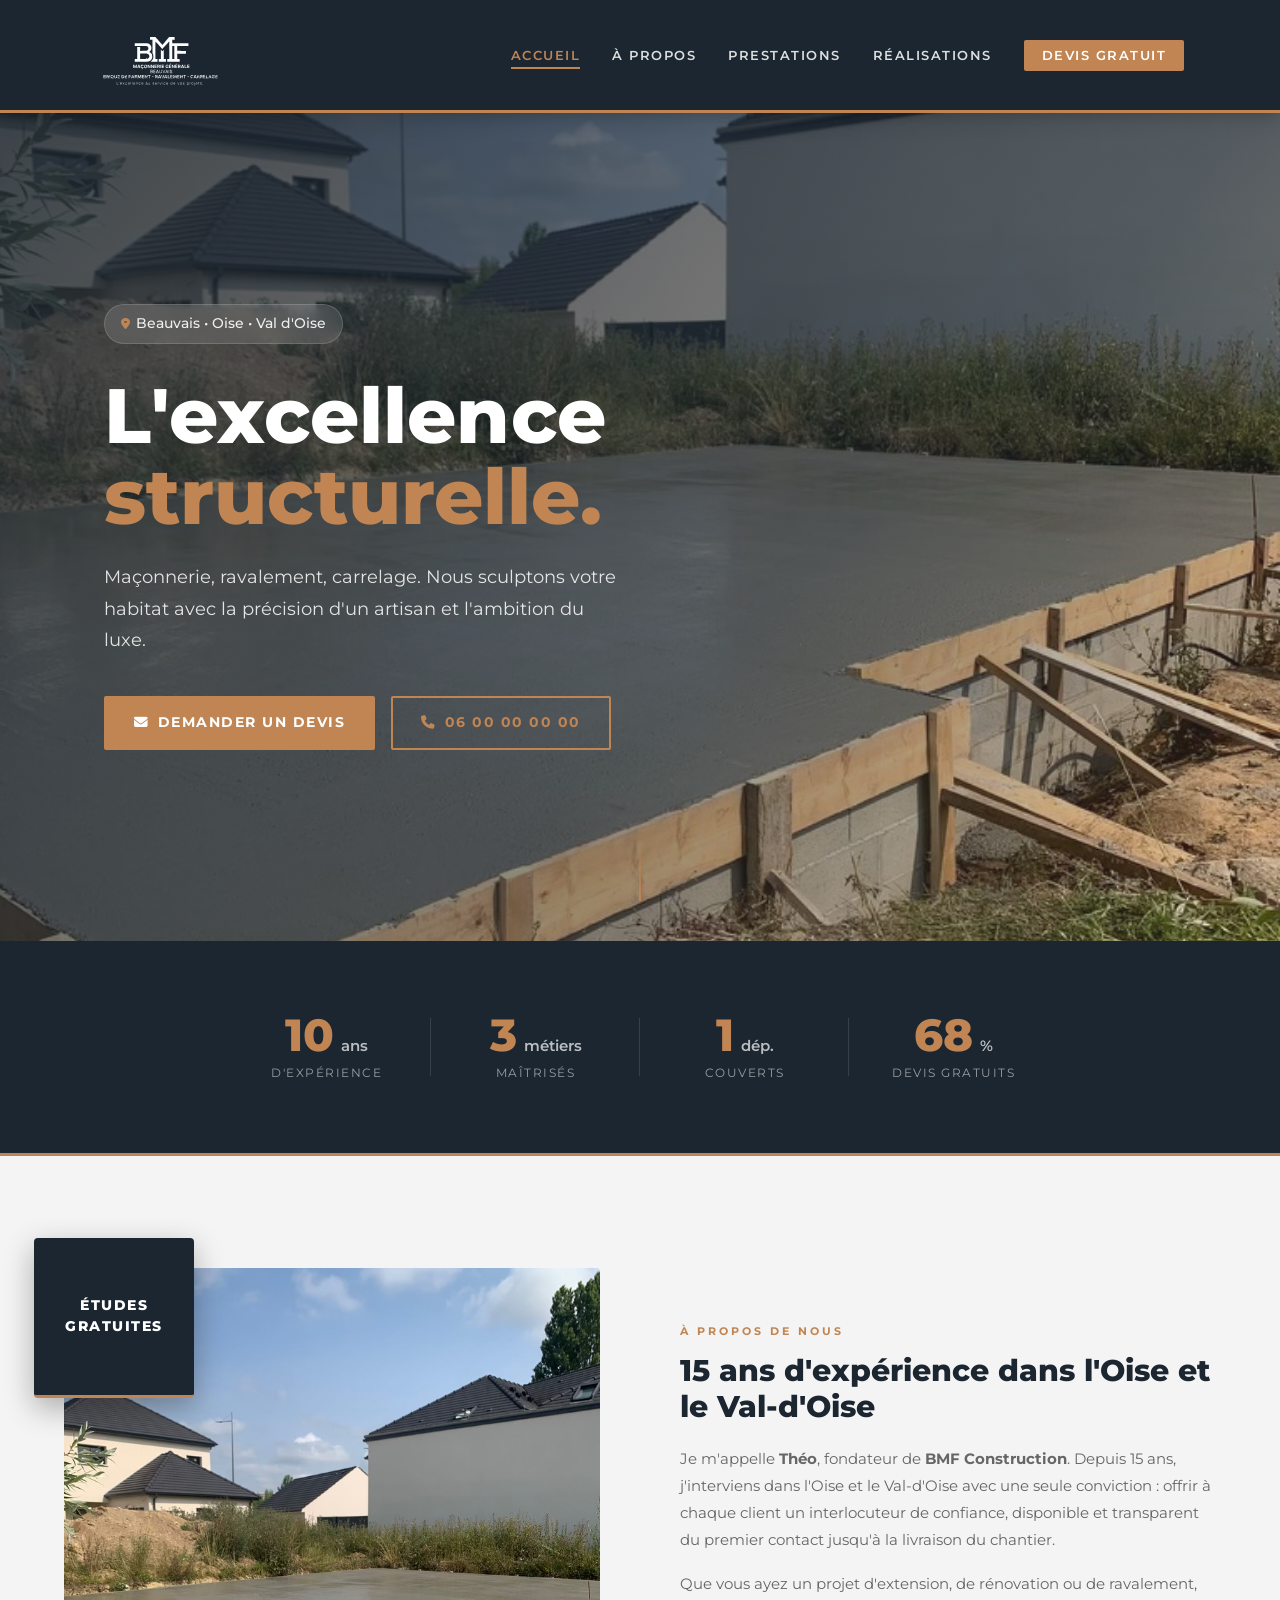
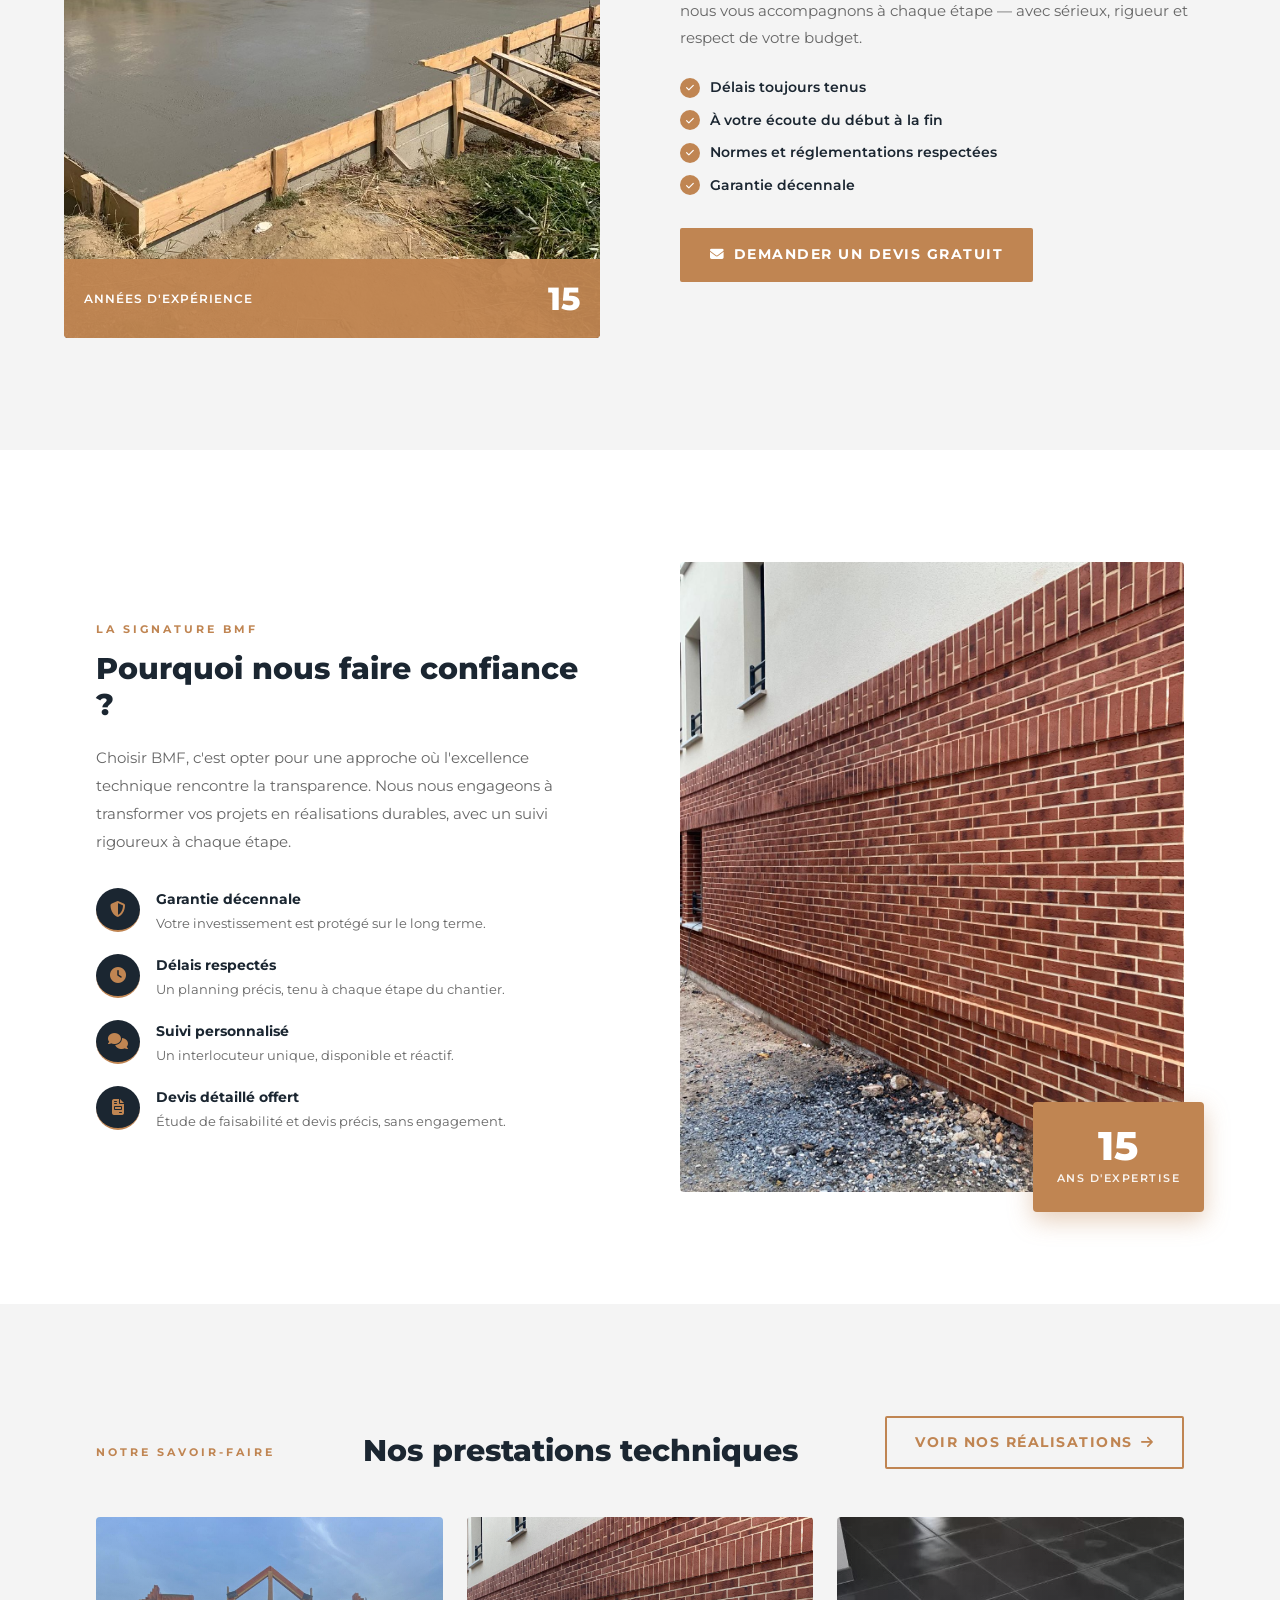
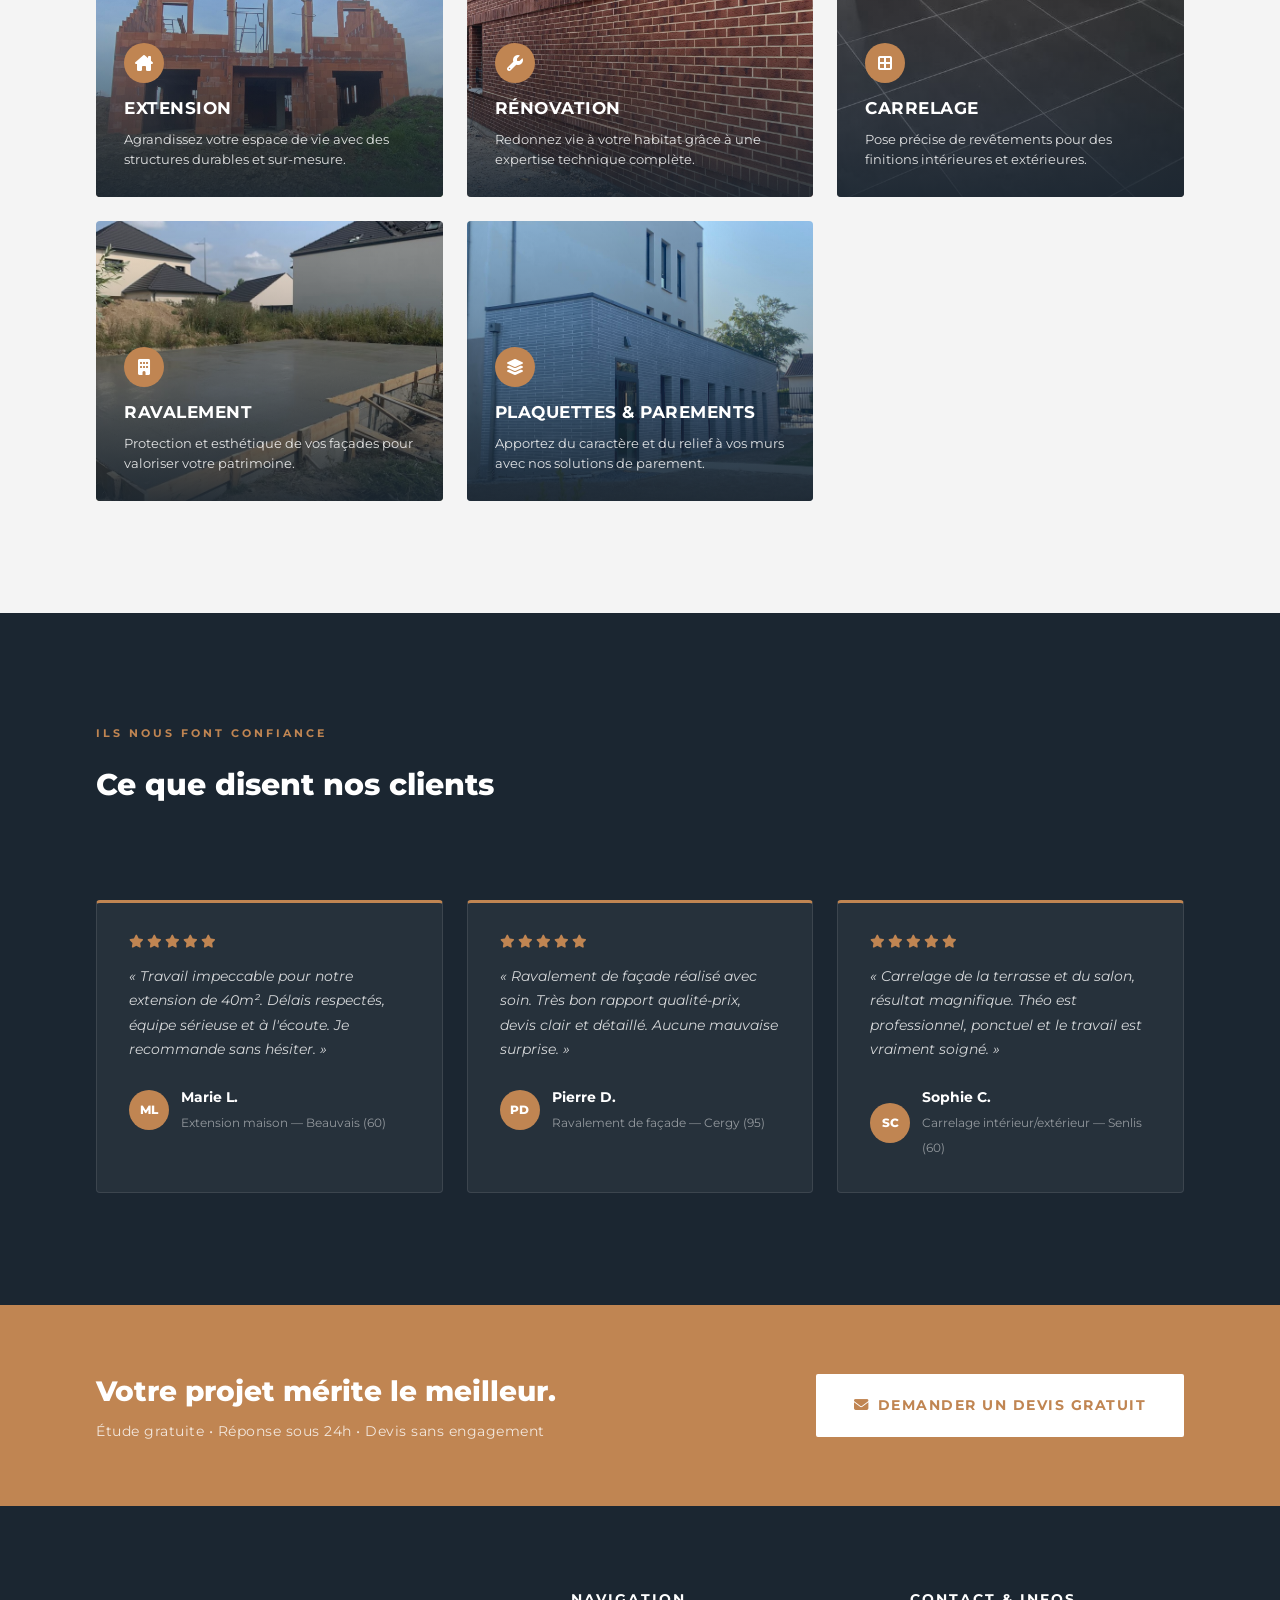
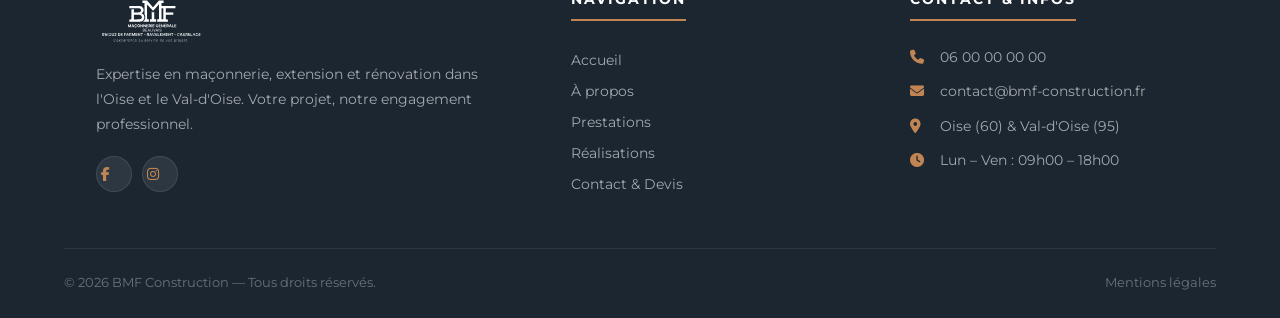
<file: index.html>
<!DOCTYPE html>
<html lang="fr">
<head>
  <meta charset="UTF-8">
  <meta name="viewport" content="width=device-width, initial-scale=1.0">
  <title>BMF Construction | Maçonnerie, Extension & Rénovation — Oise & Val-d'Oise</title>
  <meta name="description" content="BMF Construction : artisan maçon depuis 15 ans dans l'Oise et le Val-d'Oise. Extension, rénovation, carrelage, ravalement. Devis gratuit sous 24h.">
  <meta property="og:title" content="BMF Construction | Maçonnerie & Rénovation">
  <meta property="og:description" content="Artisan maçon depuis 15 ans dans l'Oise et Val-d'Oise. Extension, rénovation, carrelage, ravalement. Devis gratuit.">
  <meta property="og:image" content="img/ext10.jpg">
  <meta property="og:type" content="website">
  <link rel="canonical" href="https://bmf-construction.fr/">
  <link href="https://fonts.googleapis.com/css2?family=Montserrat:wght@400;500;600;700;800&display=swap" rel="stylesheet">
  <link rel="stylesheet" href="style.css">
  <link rel="stylesheet" href="https://cdnjs.cloudflare.com/ajax/libs/font-awesome/6.4.0/css/all.min.css">
</head>
<body>

  <!-- ══ HEADER ══════════════════════════════════════════════ -->
  <header id="accueil">
    <div class="container nav-container">
      <div class="logo">
        <img src="img/bmf.svg" alt="Logo BMF Construction" loading="eager"/>
      </div>
      <div class="menu-toggle" id="mobile-menu" aria-label="Ouvrir le menu" role="button">
        <span class="bar"></span>
        <span class="bar"></span>
        <span class="bar"></span>
      </div>
      <nav>
        <ul class="nav-links" id="nav-links">
          <li><a href="index.html" class="nav-active">Accueil</a></li>
          <li><a href="index.html#apropos">À propos</a></li>
          <li><a href="index.html#prestations">Prestations</a></li>
          <li><a href="realisations.html">Réalisations</a></li>
          <li><a href="contact.html" class="nav-cta">Devis gratuit</a></li>
        </ul>
      </nav>
    </div>
  </header>

  <!-- ══ HERO ════════════════════════════════════════════════ -->
  <section class="hero" style="background-image: url(img/ext10.jpg);">
    <div class="hero-overlay"></div>
    <div class="container hero-content">
      <div class="location-badge reveal">
        <i class="fa-solid fa-location-dot"></i>
        <span>Beauvais • Oise • Val d'Oise</span>
      </div>
      <h1 class="reveal">L'excellence<br><span class="hero-accent">structurelle.</span></h1>
      <p class="hero-text reveal">Maçonnerie, ravalement, carrelage. Nous sculptons votre habitat avec la précision d'un artisan et l'ambition du luxe.</p>
      <div class="hero-buttons reveal">
        <a href="contact.html" class="btn btn-primary">
          <i class="fa-solid fa-envelope"></i> Demander un devis
        </a>
        <a href="tel:0600000000" class="btn btn-secondary">
          <i class="fa-solid fa-phone"></i> 06 00 00 00 00
        </a>
      </div>
    </div>
    <!-- Scroll indicator -->
    <div class="hero-scroll-indicator">
      <span class="scroll-line"></span>
    </div>
  </section>

  <!-- ══ BANDEAU CHIFFRES CLÉS ════════════════════════════════ -->
  <section class="stats-band">
    <div class="container stats-band-grid">
      <div class="stats-band-item reveal">
        <span class="stat-number" data-target="15">0</span>
        <span class="stat-unit">ans</span>
        <p>d'expérience</p>
      </div>
      <div class="stats-band-sep"></div>
      <div class="stats-band-item reveal">
        <span class="stat-number" data-target="5">0</span>
        <span class="stat-unit">métiers</span>
        <p>maîtrisés</p>
      </div>
      <div class="stats-band-sep"></div>
      <div class="stats-band-item reveal">
        <span class="stat-number" data-target="2">0</span>
        <span class="stat-unit">dép.</span>
        <p>couverts</p>
      </div>
      <div class="stats-band-sep"></div>
      <div class="stats-band-item reveal">
        <span class="stat-number" data-target="100">0</span>
        <span class="stat-unit">%</span>
        <p>devis gratuits</p>
      </div>
    </div>
  </section>

  <!-- ══ À PROPOS ════════════════════════════════════════════ -->
  <section id="apropos">
    <div class="apropos-inner">
      <div class="apropos-img-col reveal">
        <div class="apropos-img-wrap">
          <img src="img/ext10.jpg" alt="Chantier BMF — maçonnerie et ravalement" loading="lazy">
          <div class="apropos-badge">
            <p>Études<br>gratuites</p>
          </div>
          <div class="apropos-exp-bar">
            <span>Années d'expérience</span>
            <span>15</span>
          </div>
        </div>
      </div>
      <div class="apropos-text-col reveal">
        <p class="apropos-eyebrow">À propos de nous</p>
        <h2 class="apropos-title">15 ans d'expérience dans l'Oise et le Val-d'Oise</h2>
        <p class="apropos-intro">Je m'appelle <strong>Théo</strong>, fondateur de <strong>BMF Construction</strong>. Depuis 15 ans, j'interviens dans l'Oise et le Val-d'Oise avec une seule conviction : offrir à chaque client un interlocuteur de confiance, disponible et transparent du premier contact jusqu'à la livraison du chantier.</p>
        <p class="apropos-intro">Que vous ayez un projet d'extension, de rénovation ou de ravalement, nous vous accompagnons à chaque étape — avec sérieux, rigueur et respect de votre budget.</p>
        <ul class="apropos-checks">
          <li><span class="apropos-check-icon"><i class="fa fa-check"></i></span>Délais toujours tenus</li>
          <li><span class="apropos-check-icon"><i class="fa fa-check"></i></span>À votre écoute du début à la fin</li>
          <li><span class="apropos-check-icon"><i class="fa fa-check"></i></span>Normes et réglementations respectées</li>
          <li><span class="apropos-check-icon"><i class="fa fa-check"></i></span>Garantie décennale</li>
        </ul>
        <a href="contact.html" class="btn btn-primary">
          <i class="fa-solid fa-envelope"></i> Demander un devis gratuit
        </a>
      </div>
    </div>
  </section>

  <!-- ══ POURQUOI NOUS ════════════════════════════════════════ -->
  <section id="pourquoi">
    <div class="container pourquoi-container">
      <div class="pourquoi-content reveal">
        <p class="apropos-eyebrow">La signature BMF</p>
        <h2 class="apropos-title">Pourquoi nous faire confiance ?</h2>
        <p class="pourquoi-text">Choisir BMF, c'est opter pour une approche où l'excellence technique rencontre la transparence. Nous nous engageons à transformer vos projets en réalisations durables, avec un suivi rigoureux à chaque étape.</p>
        <ul class="pourquoi-list-v2">
          <li><span class="pourquoi-icon"><i class="fa-solid fa-shield-halved"></i></span><div><strong>Garantie décennale</strong><p>Votre investissement est protégé sur le long terme.</p></div></li>
          <li><span class="pourquoi-icon"><i class="fa-solid fa-clock"></i></span><div><strong>Délais respectés</strong><p>Un planning précis, tenu à chaque étape du chantier.</p></div></li>
          <li><span class="pourquoi-icon"><i class="fa-solid fa-comments"></i></span><div><strong>Suivi personnalisé</strong><p>Un interlocuteur unique, disponible et réactif.</p></div></li>
          <li><span class="pourquoi-icon"><i class="fa-solid fa-file-invoice"></i></span><div><strong>Devis détaillé offert</strong><p>Étude de faisabilité et devis précis, sans engagement.</p></div></li>
        </ul>
      </div>
      <div class="pourquoi-image-wrapper reveal">
        <img src="img/br1.jpg" alt="Excellence technique BMF" loading="lazy">
        <div class="pourquoi-badge">
          <p class="pourquoi-badge-num">15</p>
          <p class="pourquoi-badge-label">ans d'expertise</p>
        </div>
      </div>
    </div>
  </section>

  <!-- ══ PRESTATIONS ══════════════════════════════════════════ -->
  <section id="prestations">
    <div class="container">
      <div class="section-header reveal">
        <p class="apropos-eyebrow">Notre savoir-faire</p>
        <h2 class="apropos-title">Nos prestations techniques</h2>
        <a href="realisations.html" class="btn btn-secondary">Voir nos réalisations <i class="fa-solid fa-arrow-right"></i></a>
      </div>
      <div class="services-grid services-grid-3 reveal">
        <div class="service-card prest-01">
          <div class="service-card-bg"></div>
          <div class="service-card-content">
            <div class="service-card-icon"><i class="fa-solid fa-house-chimney"></i></div>
            <h3>Extension</h3>
            <p>Agrandissez votre espace de vie avec des structures durables et sur-mesure.</p>
          </div>
        </div>
        <div class="service-card prest-02">
          <div class="service-card-bg"></div>
          <div class="service-card-content">
            <div class="service-card-icon"><i class="fa-solid fa-wrench"></i></div>
            <h3>Rénovation</h3>
            <p>Redonnez vie à votre habitat grâce à une expertise technique complète.</p>
          </div>
        </div>
        <div class="service-card prest-03">
          <div class="service-card-bg"></div>
          <div class="service-card-content">
            <div class="service-card-icon"><i class="fa-solid fa-border-all"></i></div>
            <h3>Carrelage</h3>
            <p>Pose précise de revêtements pour des finitions intérieures et extérieures.</p>
          </div>
        </div>
        <div class="service-card prest-04">
          <div class="service-card-bg"></div>
          <div class="service-card-content">
            <div class="service-card-icon"><i class="fa-solid fa-building"></i></div>
            <h3>Ravalement</h3>
            <p>Protection et esthétique de vos façades pour valoriser votre patrimoine.</p>
          </div>
        </div>
        <div class="service-card prest-05">
          <div class="service-card-bg"></div>
          <div class="service-card-content">
            <div class="service-card-icon"><i class="fa-solid fa-layer-group"></i></div>
            <h3>Plaquettes & Parements</h3>
            <p>Apportez du caractère et du relief à vos murs avec nos solutions de parement.</p>
          </div>
        </div>
      </div>
    </div>
  </section>

  <!-- ══ TÉMOIGNAGES ══════════════════════════════════════════ -->
  <section id="temoignages">
    <div class="container">
      <div class="section-header reveal">
        <p class="apropos-eyebrow">Ils nous font confiance</p>
        <h2 class="apropos-title">Ce que disent nos clients</h2>
      </div>
      <div class="temoignages-grid reveal">
        <div class="temoignage-card">
          <div class="temoignage-stars"><i class="fa-solid fa-star"></i><i class="fa-solid fa-star"></i><i class="fa-solid fa-star"></i><i class="fa-solid fa-star"></i><i class="fa-solid fa-star"></i></div>
          <p class="temoignage-text">« Travail impeccable pour notre extension de 40m². Délais respectés, équipe sérieuse et à l'écoute. Je recommande sans hésiter. »</p>
          <div class="temoignage-author">
            <div class="temoignage-avatar">ML</div>
            <div>
              <strong>Marie L.</strong>
              <span>Extension maison — Beauvais (60)</span>
            </div>
          </div>
        </div>
        <div class="temoignage-card">
          <div class="temoignage-stars"><i class="fa-solid fa-star"></i><i class="fa-solid fa-star"></i><i class="fa-solid fa-star"></i><i class="fa-solid fa-star"></i><i class="fa-solid fa-star"></i></div>
          <p class="temoignage-text">« Ravalement de façade réalisé avec soin. Très bon rapport qualité-prix, devis clair et détaillé. Aucune mauvaise surprise. »</p>
          <div class="temoignage-author">
            <div class="temoignage-avatar">PD</div>
            <div>
              <strong>Pierre D.</strong>
              <span>Ravalement de façade — Cergy (95)</span>
            </div>
          </div>
        </div>
        <div class="temoignage-card">
          <div class="temoignage-stars"><i class="fa-solid fa-star"></i><i class="fa-solid fa-star"></i><i class="fa-solid fa-star"></i><i class="fa-solid fa-star"></i><i class="fa-solid fa-star"></i></div>
          <p class="temoignage-text">« Carrelage de la terrasse et du salon, résultat magnifique. Théo est professionnel, ponctuel et le travail est vraiment soigné. »</p>
          <div class="temoignage-author">
            <div class="temoignage-avatar">SC</div>
            <div>
              <strong>Sophie C.</strong>
              <span>Carrelage intérieur/extérieur — Senlis (60)</span>
            </div>
          </div>
        </div>
      </div>
    </div>
  </section>

  <!-- ══ CTA BANDEAU ══════════════════════════════════════════ -->
  <section class="cta-band reveal">
    <div class="container cta-band-inner">
      <div>
        <h2>Votre projet mérite le meilleur.</h2>
        <p>Étude gratuite • Réponse sous 24h • Devis sans engagement</p>
      </div>
      <a href="contact.html" class="btn btn-primary btn-large">
        <i class="fa-solid fa-envelope"></i> Demander un devis gratuit
      </a>
    </div>
  </section>

  <!-- ══ FOOTER ═══════════════════════════════════════════════ -->
  <footer id="footer">
    <div class="container footer-grid">
      <div class="footer-col">
        <img src="img/bmf.svg" alt="Logo BMF" class="footer-logo" loading="lazy">
        <p>Expertise en maçonnerie, extension et rénovation dans l'Oise et le Val-d'Oise. Votre projet, notre engagement professionnel.</p>
        <div class="footer-social">
          <a href="#" aria-label="Facebook BMF"><i class="fa-brands fa-facebook-f"></i></a>
          <a href="#" aria-label="Instagram BMF"><i class="fa-brands fa-instagram"></i></a>
        </div>
      </div>
      <div class="footer-col">
        <h3>Navigation</h3>
        <ul>
          <li><a href="index.html">Accueil</a></li>
          <li><a href="index.html#apropos">À propos</a></li>
          <li><a href="index.html#prestations">Prestations</a></li>
          <li><a href="realisations.html">Réalisations</a></li>
          <li><a href="contact.html">Contact & Devis</a></li>
        </ul>
      </div>
      <div class="footer-col">
        <h3>Contact & Infos</h3>
        <p><i class="fa-solid fa-phone"></i> <a href="tel:0600000000">06 00 00 00 00</a></p>
        <p><i class="fa-solid fa-envelope"></i> <a href="mailto:contact@bmf-construction.fr">contact@bmf-construction.fr</a></p>
        <p><i class="fa-solid fa-location-dot"></i> Oise (60) & Val-d'Oise (95)</p>
        <p><i class="fa-solid fa-clock"></i> Lun – Ven : 09h00 – 18h00</p>
      </div>
    </div>
    <div class="footer-bottom">
      <p>&copy; 2026 BMF Construction — Tous droits réservés.</p>
      <p><a href="#">Mentions légales</a></p>
    </div>
  </footer>

  <!-- ══ CTA FLOTTANT MOBILE ══════════════════════════════════ -->
  <a href="contact.html" class="cta-float" aria-label="Demander un devis">
    <i class="fa-solid fa-envelope"></i>
    <span>Devis gratuit</span>
  </a>

  <!-- ══ SCRIPTS ══════════════════════════════════════════════ -->
  <script>
    /* ── Menu burger ── */
    const burger = document.getElementById('mobile-menu');
    const navLinks = document.getElementById('nav-links');
    burger.addEventListener('click', function () {
      navLinks.classList.toggle('active');
      burger.classList.toggle('open');
    });
    navLinks.querySelectorAll('a').forEach(function(link) {
      link.addEventListener('click', function () {
        navLinks.classList.remove('active');
        burger.classList.remove('open');
      });
    });

    /* ── Scroll reveal ── */
    const observer = new IntersectionObserver(function(entries) {
      entries.forEach(function(entry) {
        if (entry.isIntersecting) {
          entry.target.classList.add('revealed');
          observer.unobserve(entry.target);
        }
      });
    }, { threshold: 0.12 });
    document.querySelectorAll('.reveal').forEach(function(el) {
      observer.observe(el);
    });

    /* ── Compteurs animés ── */
    function animateCounter(el) {
      const target = parseInt(el.getAttribute('data-target'));
      const duration = 1600;
      const step = target / (duration / 16);
      let current = 0;
      const timer = setInterval(function() {
        current += step;
        if (current >= target) {
          el.textContent = target;
          clearInterval(timer);
        } else {
          el.textContent = Math.floor(current);
        }
      }, 16);
    }

    const statsObserver = new IntersectionObserver(function(entries) {
      entries.forEach(function(entry) {
        if (entry.isIntersecting) {
          entry.target.querySelectorAll('.stat-number').forEach(animateCounter);
          statsObserver.unobserve(entry.target);
        }
      });
    }, { threshold: 0.3 });

    const statsBand = document.querySelector('.stats-band');
    if (statsBand) statsObserver.observe(statsBand);

    /* ── CTA flottant : masqué en haut de page ── */
    const ctaFloat = document.querySelector('.cta-float');
    window.addEventListener('scroll', function() {
      if (window.scrollY > 400) {
        ctaFloat.classList.add('visible');
      } else {
        ctaFloat.classList.remove('visible');
      }
    });
  </script>

</body>
</html>
</file>
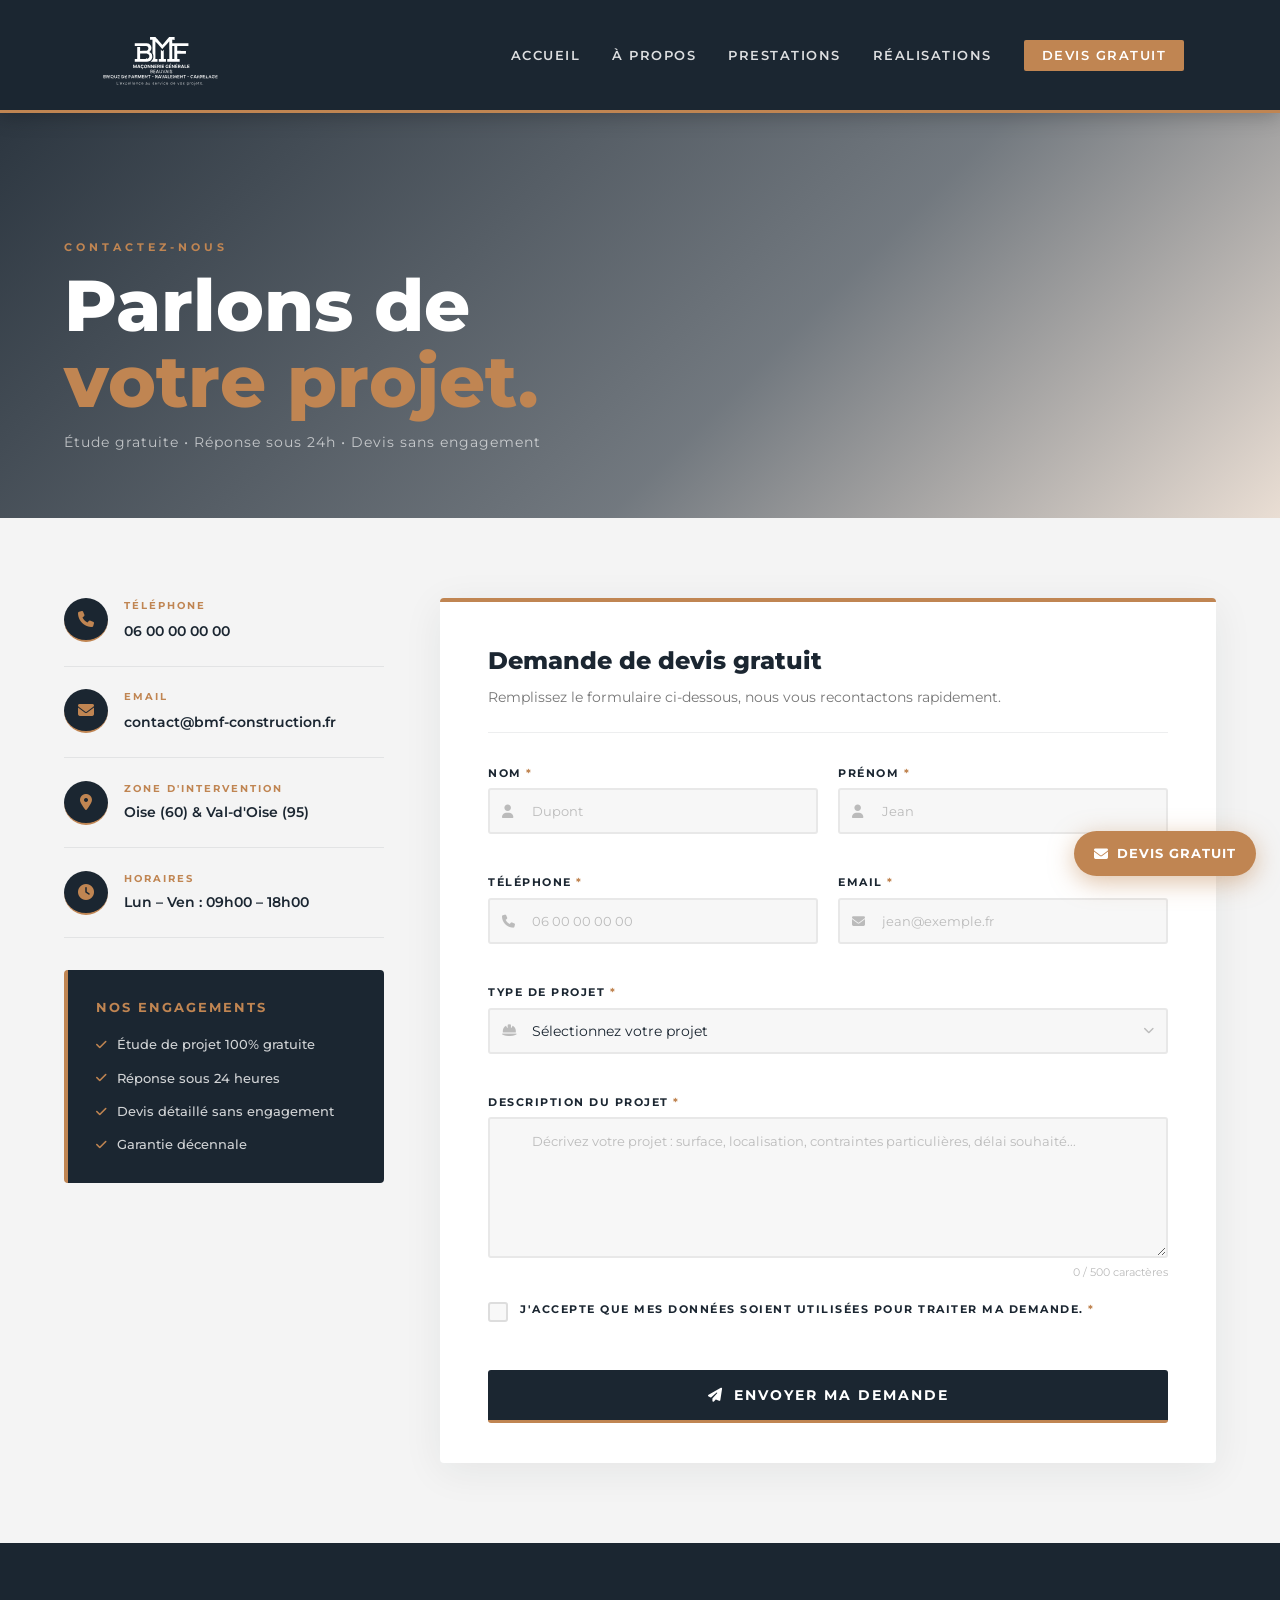
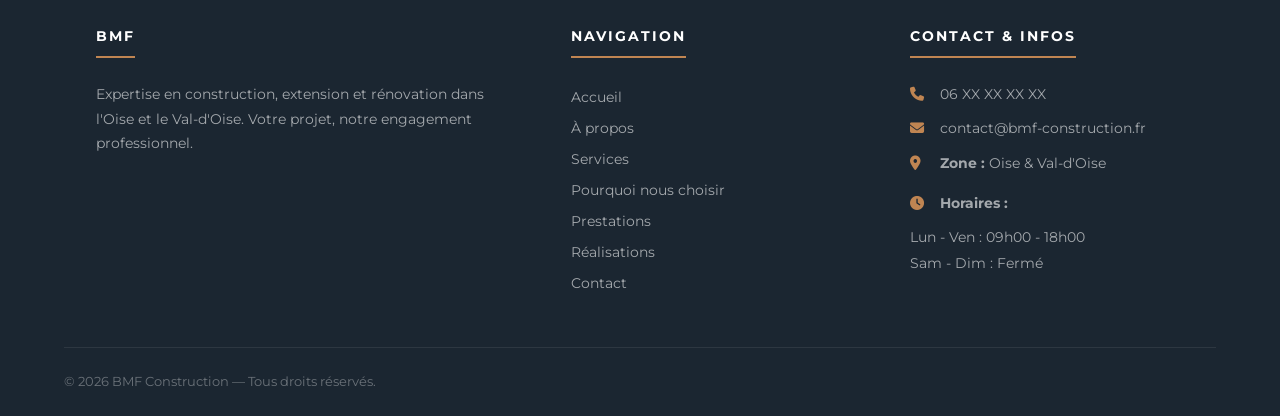
<file: contact.html>
<!DOCTYPE html>
<html lang="fr">
<head>
  <meta charset="UTF-8">
  <meta name="viewport" content="width=device-width, initial-scale=1.0">
  <title>BMF Construction | Contact & Devis Gratuit — Oise & Val-d'Oise</title>
  <meta name="description" content="Contactez BMF Construction pour un devis gratuit. Maçonnerie, extension, rénovation, carrelage dans l'Oise et le Val-d'Oise. Réponse sous 24h.">
  <meta property="og:title" content="BMF Construction | Contact & Devis">
  <meta property="og:description" content="Devis gratuit sous 24h — BMF Construction, artisan maçon depuis 15 ans.">
  <meta property="og:image" content="img/ext10.jpg">
  <link href="https://fonts.googleapis.com/css2?family=Montserrat:wght@400;600;700;800&display=swap" rel="stylesheet">
  <link rel="stylesheet" href="style.css">
  <link rel="stylesheet" href="https://cdnjs.cloudflare.com/ajax/libs/font-awesome/6.4.0/css/all.min.css">
</head>
<body>

  <!-- ══ HEADER ══════════════════════════════════════════════ -->
  <header id="accueil">
    <div class="container nav-container">
      <div class="logo">
        <img src="img/bmf.svg" alt="Logo BMF Construction" loading="eager"/>
      </div>
      <div class="menu-toggle" id="mobile-menu" aria-label="Ouvrir le menu" role="button">
        <span class="bar"></span>
        <span class="bar"></span>
        <span class="bar"></span>
      </div>
      <nav>
        <ul class="nav-links" id="nav-links">
          <li><a href="index.html">Accueil</a></li>
          <li><a href="index.html#apropos">À propos</a></li>
          <li><a href="index.html#prestations">Prestations</a></li>
          <li><a href="realisations.html">Réalisations</a></li>
          <li><a href="contact.html" class="nav-cta nav-active">Devis gratuit</a></li>
        </ul>
      </nav>
    </div>
  </header>

  <!-- ══ HERO CONTACT ════════════════════════════════════════ -->
  <section class="contact-hero">
    <div class="contact-hero-overlay"></div>
    <div class="contact-hero-content">
      <p class="contact-hero-eyebrow">Contactez-nous</p>
      <h1 class="contact-hero-title">Parlons de<br><span>votre projet.</span></h1>
      <p class="contact-hero-sub">Étude gratuite • Réponse sous 24h • Devis sans engagement</p>
    </div>
    <div class="contact-hero-scroll">
      <span></span>
    </div>
  </section>

  <!-- ══ SECTION CONTACT PRINCIPALE ═════════════════════════ -->
  <section class="contact-section">
    <div class="contact-grid">

      <!-- ── Colonne gauche : infos ─────────────────────────── -->
      <div class="contact-info">

        <div class="contact-info-block">
          <div class="contact-info-icon"><i class="fa-solid fa-phone"></i></div>
          <div>
            <p class="contact-info-label">Téléphone</p>
            <a href="tel:0600000000" class="contact-info-value">06 00 00 00 00</a>
          </div>
        </div>

        <div class="contact-info-block">
          <div class="contact-info-icon"><i class="fa-solid fa-envelope"></i></div>
          <div>
            <p class="contact-info-label">Email</p>
            <a href="mailto:contact@bmf-construction.fr" class="contact-info-value">contact@bmf-construction.fr</a>
          </div>
        </div>

        <div class="contact-info-block">
          <div class="contact-info-icon"><i class="fa-solid fa-location-dot"></i></div>
          <div>
            <p class="contact-info-label">Zone d'intervention</p>
            <p class="contact-info-value">Oise (60) & Val-d'Oise (95)</p>
          </div>
        </div>

        <div class="contact-info-block">
          <div class="contact-info-icon"><i class="fa-solid fa-clock"></i></div>
          <div>
            <p class="contact-info-label">Horaires</p>
            <p class="contact-info-value">Lun – Ven : 09h00 – 18h00</p>
          </div>
        </div>

        <!-- Engagements -->
        <div class="contact-engagements">
          <p class="contact-engagements-title">Nos engagements</p>
          <ul>
            <li><i class="fa-solid fa-check"></i> Étude de projet 100% gratuite</li>
            <li><i class="fa-solid fa-check"></i> Réponse sous 24 heures</li>
            <li><i class="fa-solid fa-check"></i> Devis détaillé sans engagement</li>
            <li><i class="fa-solid fa-check"></i> Garantie décennale</li>
          </ul>
        </div>

      </div>

      <!-- ── Colonne droite : formulaire ───────────────────── -->
      <div class="contact-form-wrapper">

        <div class="contact-form-header">
          <h2>Demande de devis gratuit</h2>
          <p>Remplissez le formulaire ci-dessous, nous vous recontactons rapidement.</p>
        </div>

        <form class="contact-form" id="contact-form" novalidate>

          <!-- Nom / Prénom -->
          <div class="form-row">
            <div class="form-group">
              <label for="nom">Nom <span class="required">*</span></label>
              <div class="input-wrapper">
                <i class="fa-solid fa-user"></i>
                <input type="text" id="nom" name="nom" placeholder="Dupont" autocomplete="family-name">
              </div>
              <span class="form-error" id="error-nom"></span>
            </div>
            <div class="form-group">
              <label for="prenom">Prénom <span class="required">*</span></label>
              <div class="input-wrapper">
                <i class="fa-solid fa-user"></i>
                <input type="text" id="prenom" name="prenom" placeholder="Jean" autocomplete="given-name">
              </div>
              <span class="form-error" id="error-prenom"></span>
            </div>
          </div>

          <!-- Téléphone / Email -->
          <div class="form-row">
            <div class="form-group">
              <label for="telephone">Téléphone <span class="required">*</span></label>
              <div class="input-wrapper">
                <i class="fa-solid fa-phone"></i>
                <input type="tel" id="telephone" name="telephone" placeholder="06 00 00 00 00" autocomplete="tel">
              </div>
              <span class="form-error" id="error-telephone"></span>
            </div>
            <div class="form-group">
              <label for="email">Email <span class="required">*</span></label>
              <div class="input-wrapper">
                <i class="fa-solid fa-envelope"></i>
                <input type="email" id="email" name="email" placeholder="jean@exemple.fr" autocomplete="email">
              </div>
              <span class="form-error" id="error-email"></span>
            </div>
          </div>

          <!-- Type de projet -->
          <div class="form-group">
            <label for="type-projet">Type de projet <span class="required">*</span></label>
            <div class="input-wrapper select-wrapper">
              <i class="fa-solid fa-hard-hat"></i>
              <select id="type-projet" name="type-projet">
                <option value="" disabled selected>Sélectionnez votre projet</option>
                <option value="extension">Extension de maison</option>
                <option value="renovation">Rénovation générale</option>
                <option value="carrelage">Carrelage</option>
                <option value="ravalement">Ravalement de façade</option>
                <option value="parement">Plaquettes & Parements</option>
                <option value="permis">Permis de construire</option>
                <option value="autre">Autre projet</option>
              </select>
              <i class="fa-solid fa-chevron-down select-arrow"></i>
            </div>
            <span class="form-error" id="error-type-projet"></span>
          </div>

          <!-- Description -->
          <div class="form-group">
            <label for="description">Description du projet <span class="required">*</span></label>
            <div class="input-wrapper textarea-wrapper">
              <textarea id="description" name="description" rows="5" placeholder="Décrivez votre projet : surface, localisation, contraintes particulières, délai souhaité..."></textarea>
            </div>
            <div class="form-hint">
              <span class="form-error" id="error-description"></span>
              <span class="char-counter"><span id="char-count">0</span> / 500 caractères</span>
            </div>
          </div>

          <!-- Consentement RGPD -->
          <div class="form-group form-group-check">
            <label class="check-label">
              <input type="checkbox" id="rgpd" name="rgpd">
              <span class="checkmark"></span>
              <span>J'accepte que mes données soient utilisées pour traiter ma demande. <span class="required">*</span></span>
            </label>
            <span class="form-error" id="error-rgpd"></span>
          </div>

          <!-- Bouton submit -->
          <button type="submit" class="btn-submit" id="btn-submit">
            <span class="btn-submit-text">
              <i class="fa-solid fa-paper-plane"></i>
              Envoyer ma demande
            </span>
            <span class="btn-submit-loading" style="display:none;">
              <i class="fa-solid fa-spinner fa-spin"></i>
              Envoi en cours...
            </span>
          </button>

        </form>

        <!-- Message de succès -->
        <div class="form-success" id="form-success" style="display:none;">
          <div class="form-success-icon"><i class="fa-solid fa-circle-check"></i></div>
          <h3>Message envoyé !</h3>
          <p>Merci <strong id="success-prenom"></strong>, votre demande a bien été reçue. Nous vous recontactons sous 24 heures.</p>
          <button class="btn-reset" onclick="resetForm()">Envoyer une autre demande</button>
        </div>

      </div>
    </div>
  </section>

  <!-- ══ FOOTER ═══════════════════════════════════════════════ -->
  <footer id="footer">
    <div class="container footer-grid">
      <div class="footer-col">
        <h3>BMF</h3>
        <p>Expertise en construction, extension et rénovation dans l'Oise et le Val-d'Oise. Votre projet, notre engagement professionnel.</p>
      </div>
      <div class="footer-col">
        <h3>Navigation</h3>
        <ul>
          <li><a href="index.html">Accueil</a></li>
          <li><a href="index.html#apropos">À propos</a></li>
          <li><a href="index.html#services">Services</a></li>
          <li><a href="index.html#pourquoi">Pourquoi nous choisir</a></li>
          <li><a href="index.html#prestations">Prestations</a></li>
          <li><a href="realisations.html">Réalisations</a></li>
          <li><a href="contact.html">Contact</a></li>
        </ul>
      </div>
      <div class="footer-col">
        <h3>Contact & Infos</h3>
        <p><i class="fa-solid fa-phone"></i> 06 XX XX XX XX</p>
        <p><i class="fa-solid fa-envelope"></i> contact@bmf-construction.fr</p>
        <p><i class="fa-solid fa-location-dot"></i> <strong>Zone :</strong> Oise & Val-d'Oise</p>
        <div style="margin-top: 1rem;">
          <p><i class="fa-solid fa-clock"></i> <strong>Horaires :</strong></p>
          <p style="font-size: 0.9rem; margin-bottom: 0;">Lun - Ven : 09h00 - 18h00</p>
          <p style="font-size: 0.9rem;">Sam - Dim : Fermé</p>
        </div>
      </div>
    </div>
    <div class="footer-bottom">
      <p>&copy; 2026 BMF Construction — Tous droits réservés.</p>
    </div>
  </footer>

  <!-- ══ CTA FLOTTANT ══════════════════════════════════════════ -->
  <a href="contact.html" class="cta-float visible" aria-label="Demander un devis">
    <i class="fa-solid fa-envelope"></i>
    <span>Devis gratuit</span>
  </a>

  <!-- ══ SCRIPTS ══════════════════════════════════════════════ -->
  <script>
    /* ── Menu burger ── */
    const burger = document.getElementById('mobile-menu');
    const navLinks = document.getElementById('nav-links');
    burger.addEventListener('click', function () {
      navLinks.classList.toggle('active');
      burger.classList.toggle('open');
    });
    navLinks.querySelectorAll('a').forEach(function(link) {
      link.addEventListener('click', function () {
        navLinks.classList.remove('active');
        burger.classList.remove('open');
      });
    });

    /* ── Compteur de caractères ── */
    const desc = document.getElementById('description');
    const counter = document.getElementById('char-count');
    desc.addEventListener('input', function () {
      const len = this.value.length;
      counter.textContent = len;
      if (len > 500) {
        counter.style.color = '#e74c3c';
      } else if (len > 400) {
        counter.style.color = '#C08552';
      } else {
        counter.style.color = '';
      }
    });

    /* ── Validation en temps réel ── */
    function showError(id, msg) {
      const el = document.getElementById('error-' + id);
      const input = document.getElementById(id) || document.querySelector('[name="' + id + '"]');
      if (el) el.textContent = msg;
      if (input && input.closest) {
        const wrapper = input.closest('.form-group');
        if (wrapper) {
          wrapper.classList.toggle('has-error', !!msg);
          wrapper.classList.toggle('is-valid', !msg && input.value !== '');
        }
      }
    }

    function validateField(id) {
      const el = document.getElementById(id);
      if (!el) return true;
      const val = el.value.trim();

      if (id === 'nom' || id === 'prenom') {
        if (!val) { showError(id, 'Ce champ est obligatoire.'); return false; }
        if (val.length < 2) { showError(id, 'Minimum 2 caractères.'); return false; }
        showError(id, ''); return true;
      }
      if (id === 'telephone') {
        const cleaned = val.replace(/\s/g, '');
        if (!val) { showError(id, 'Ce champ est obligatoire.'); return false; }
        if (!/^(\+33|0)[0-9]{9}$/.test(cleaned)) { showError(id, 'Numéro invalide (ex: 06 00 00 00 00).'); return false; }
        showError(id, ''); return true;
      }
      if (id === 'email') {
        if (!val) { showError(id, 'Ce champ est obligatoire.'); return false; }
        if (!/^[^\s@]+@[^\s@]+\.[^\s@]+$/.test(val)) { showError(id, 'Adresse email invalide.'); return false; }
        showError(id, ''); return true;
      }
      if (id === 'type-projet') {
        if (!val) { showError(id, 'Veuillez sélectionner un type de projet.'); return false; }
        showError(id, ''); return true;
      }
      if (id === 'description') {
        if (!val) { showError(id, 'Veuillez décrire votre projet.'); return false; }
        if (val.length < 20) { showError(id, 'Merci d\'en dire un peu plus (min. 20 caractères).'); return false; }
        if (val.length > 500) { showError(id, 'Maximum 500 caractères.'); return false; }
        showError(id, ''); return true;
      }
      return true;
    }

    /* Live validation on blur */
    ['nom','prenom','telephone','email','type-projet','description'].forEach(function(id) {
      const el = document.getElementById(id);
      if (el) {
        el.addEventListener('blur', function() { validateField(id); });
        el.addEventListener('input', function() {
          if (el.closest('.form-group').classList.contains('has-error')) {
            validateField(id);
          }
        });
      }
    });

    /* ── Soumission du formulaire ── */
    document.getElementById('contact-form').addEventListener('submit', function(e) {
      e.preventDefault();

      const fields = ['nom','prenom','telephone','email','type-projet','description'];
      let valid = true;
      fields.forEach(function(id) {
        if (!validateField(id)) valid = false;
      });

      // RGPD check
      const rgpd = document.getElementById('rgpd');
      if (!rgpd.checked) {
        document.getElementById('error-rgpd').textContent = 'Vous devez accepter pour continuer.';
        valid = false;
      } else {
        document.getElementById('error-rgpd').textContent = '';
      }

      if (!valid) return;

      // Simulation envoi
      const btn = document.getElementById('btn-submit');
      btn.querySelector('.btn-submit-text').style.display = 'none';
      btn.querySelector('.btn-submit-loading').style.display = 'inline-flex';
      btn.disabled = true;

      setTimeout(function() {
        document.getElementById('contact-form').style.display = 'none';
        const successDiv = document.getElementById('form-success');
        successDiv.style.display = 'flex';
        document.getElementById('success-prenom').textContent = document.getElementById('prenom').value;
        // Scroll vers le message de succès
        successDiv.scrollIntoView({ behavior: 'smooth', block: 'center' });
      }, 1800);
    });

    function resetForm() {
      document.getElementById('contact-form').reset();
      document.getElementById('contact-form').style.display = 'block';
      document.getElementById('form-success').style.display = 'none';
      document.getElementById('char-count').textContent = '0';
      document.querySelectorAll('.form-group').forEach(function(g) {
        g.classList.remove('has-error','is-valid');
      });
      const btn = document.getElementById('btn-submit');
      btn.querySelector('.btn-submit-text').style.display = 'inline-flex';
      btn.querySelector('.btn-submit-loading').style.display = 'none';
      btn.disabled = false;
    }
  </script>

</body>
</html>
</file>
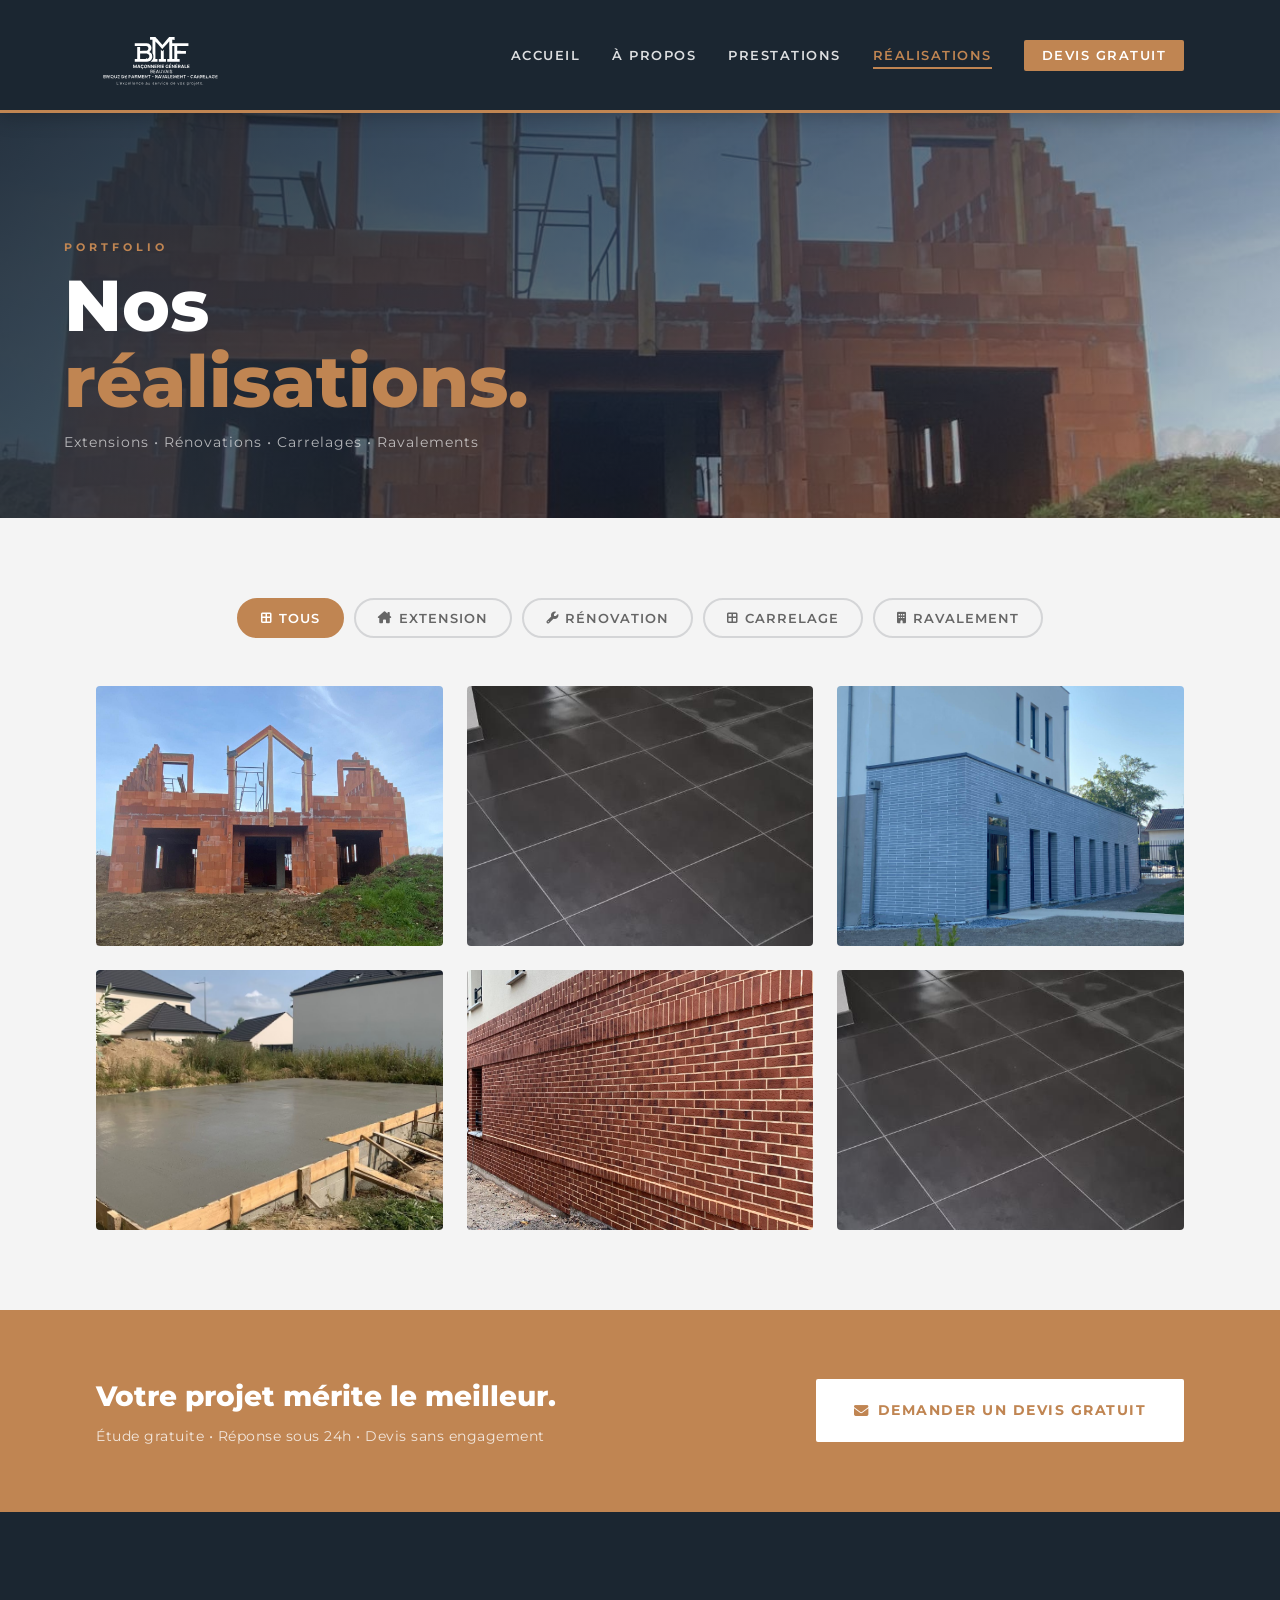
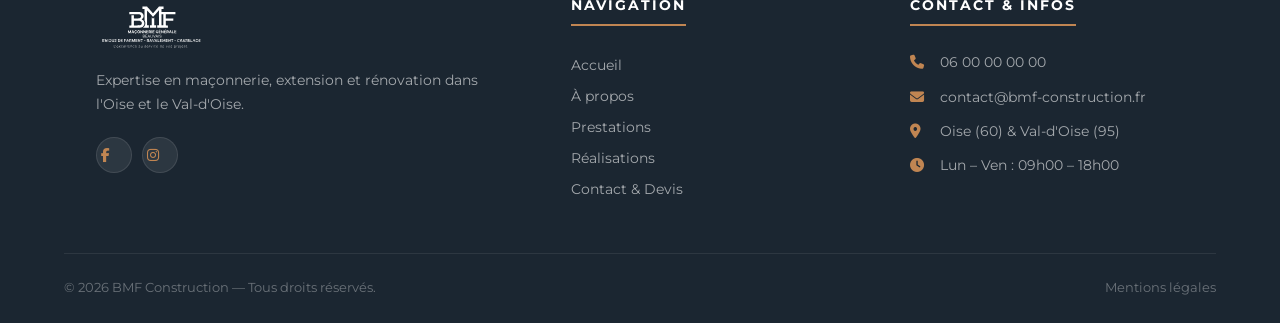
<file: realisations.html>
<!DOCTYPE html>
<html lang="fr">
<head>
  <meta charset="UTF-8">
  <meta name="viewport" content="width=device-width, initial-scale=1.0">
  <title>BMF Construction | Nos Réalisations — Oise & Val-d'Oise</title>
  <meta name="description" content="Découvrez les réalisations de BMF Construction : extensions, rénovations, carrelages et ravalements dans l'Oise et le Val-d'Oise.">
  <link rel="canonical" href="https://bmf-construction.fr/realisations.html">
  <link href="https://fonts.googleapis.com/css2?family=Montserrat:wght@400;500;600;700;800&display=swap" rel="stylesheet">
  <link rel="stylesheet" href="style.css">
  <link rel="stylesheet" href="https://cdnjs.cloudflare.com/ajax/libs/font-awesome/6.4.0/css/all.min.css">
</head>
<body>

  <!-- ══ HEADER ══════════════════════════════════════════════ -->
  <header id="accueil">
    <div class="container nav-container">
      <div class="logo">
        <img src="img/bmf.svg" alt="Logo BMF Construction" loading="eager"/>
      </div>
      <div class="menu-toggle" id="mobile-menu" aria-label="Ouvrir le menu" role="button">
        <span class="bar"></span>
        <span class="bar"></span>
        <span class="bar"></span>
      </div>
      <nav>
        <ul class="nav-links" id="nav-links">
          <li><a href="index.html">Accueil</a></li>
          <li><a href="index.html#apropos">À propos</a></li>
          <li><a href="index.html#prestations">Prestations</a></li>
          <li><a href="realisations.html" class="nav-active">Réalisations</a></li>
          <li><a href="contact.html" class="nav-cta">Devis gratuit</a></li>
        </ul>
      </nav>
    </div>
  </header>

  <!-- ══ HERO RÉALISATIONS ════════════════════════════════════ -->
  <section class="contact-hero" style="background-image: url(img/ext1.jpg);">
    <div class="contact-hero-overlay"></div>
    <div class="contact-hero-content">
      <p class="contact-hero-eyebrow">Portfolio</p>
      <h1 class="contact-hero-title">Nos<br><span>réalisations.</span></h1>
      <p class="contact-hero-sub">Extensions • Rénovations • Carrelages • Ravalements</p>
    </div>
  </section>

  <!-- ══ GALERIE ══════════════════════════════════════════════ -->
  <section id="realisations" class="realisations-section">
    <div class="container">

      <!-- Filtres -->
      <div class="gallery-filters reveal">
        <button class="filter-btn active" data-filter="all">
          <i class="fa-solid fa-border-all"></i> Tous
        </button>
        <button class="filter-btn" data-filter="extension">
          <i class="fa-solid fa-house-chimney"></i> Extension
        </button>
        <button class="filter-btn" data-filter="renovation">
          <i class="fa-solid fa-wrench"></i> Rénovation
        </button>
        <button class="filter-btn" data-filter="carrelage">
          <i class="fa-solid fa-border-all"></i> Carrelage
        </button>
        <button class="filter-btn" data-filter="ravalement">
          <i class="fa-solid fa-building"></i> Ravalement
        </button>
      </div>

      <!-- Grille galerie -->
      <div class="gallery-grid reveal">

        <div class="gallery-card extension" data-category="extension">
          <div class="gallery-card-img">
            <img src="img/ext1.jpg" alt="Extension de maison — Oise" loading="lazy">
            <div class="gallery-card-overlay">
              <span class="gallery-card-tag">Extension</span>
              <p>Extension de 35m² — Beauvais (60)</p>
            </div>
          </div>
        </div>

        <div class="gallery-card carrelage" data-category="carrelage">
          <div class="gallery-card-img">
            <img src="img/car20.jpg" alt="Pose de carrelage — Val-d'Oise" loading="lazy">
            <div class="gallery-card-overlay">
              <span class="gallery-card-tag">Carrelage</span>
              <p>Carrelage salon & terrasse — Cergy (95)</p>
            </div>
          </div>
        </div>

        <div class="gallery-card renovation" data-category="renovation">
          <div class="gallery-card-img">
            <img src="img/br2.jpg" alt="Rénovation intérieure — Oise" loading="lazy">
            <div class="gallery-card-overlay">
              <span class="gallery-card-tag">Rénovation</span>
              <p>Rénovation complète — Senlis (60)</p>
            </div>
          </div>
        </div>

        <div class="gallery-card extension" data-category="extension">
          <div class="gallery-card-img">
            <img src="img/ext10.jpg" alt="Extension maison — Val-d'Oise" loading="lazy">
            <div class="gallery-card-overlay">
              <span class="gallery-card-tag">Extension</span>
              <p>Extension + terrasse — Pontoise (95)</p>
            </div>
          </div>
        </div>

        <div class="gallery-card renovation" data-category="renovation">
          <div class="gallery-card-img">
            <img src="img/br1.jpg" alt="Rénovation façade — Oise" loading="lazy">
            <div class="gallery-card-overlay">
              <span class="gallery-card-tag">Rénovation</span>
              <p>Rénovation façade — Compiègne (60)</p>
            </div>
          </div>
        </div>

        <div class="gallery-card carrelage" data-category="carrelage">
          <div class="gallery-card-img">
            <img src="img/car20.jpg" alt="Carrelage extérieur — Oise" loading="lazy">
            <div class="gallery-card-overlay">
              <span class="gallery-card-tag">Carrelage</span>
              <p>Carrelage extérieur — Creil (60)</p>
            </div>
          </div>
        </div>

      </div>

      <!-- Message si aucun résultat -->
      <p class="gallery-empty" id="gallery-empty" style="display:none;">
        <i class="fa-solid fa-images"></i><br>
        Aucune réalisation dans cette catégorie pour le moment.
      </p>
    </div>
  </section>

  <!-- ══ CTA BANDEAU ══════════════════════════════════════════ -->
  <section class="cta-band reveal">
    <div class="container cta-band-inner">
      <div>
        <h2>Votre projet mérite le meilleur.</h2>
        <p>Étude gratuite • Réponse sous 24h • Devis sans engagement</p>
      </div>
      <a href="contact.html" class="btn btn-primary btn-large">
        <i class="fa-solid fa-envelope"></i> Demander un devis gratuit
      </a>
    </div>
  </section>

  <!-- ══ FOOTER ═══════════════════════════════════════════════ -->
  <footer id="footer">
    <div class="container footer-grid">
      <div class="footer-col">
        <img src="img/bmf.svg" alt="Logo BMF" class="footer-logo" loading="lazy">
        <p>Expertise en maçonnerie, extension et rénovation dans l'Oise et le Val-d'Oise.</p>
        <div class="footer-social">
          <a href="#" aria-label="Facebook BMF"><i class="fa-brands fa-facebook-f"></i></a>
          <a href="#" aria-label="Instagram BMF"><i class="fa-brands fa-instagram"></i></a>
        </div>
      </div>
      <div class="footer-col">
        <h3>Navigation</h3>
        <ul>
          <li><a href="index.html">Accueil</a></li>
          <li><a href="index.html#apropos">À propos</a></li>
          <li><a href="index.html#prestations">Prestations</a></li>
          <li><a href="realisations.html">Réalisations</a></li>
          <li><a href="contact.html">Contact & Devis</a></li>
        </ul>
      </div>
      <div class="footer-col">
        <h3>Contact & Infos</h3>
        <p><i class="fa-solid fa-phone"></i> <a href="tel:0600000000">06 00 00 00 00</a></p>
        <p><i class="fa-solid fa-envelope"></i> <a href="mailto:contact@bmf-construction.fr">contact@bmf-construction.fr</a></p>
        <p><i class="fa-solid fa-location-dot"></i> Oise (60) & Val-d'Oise (95)</p>
        <p><i class="fa-solid fa-clock"></i> Lun – Ven : 09h00 – 18h00</p>
      </div>
    </div>
    <div class="footer-bottom">
      <p>&copy; 2026 BMF Construction — Tous droits réservés.</p>
      <p><a href="#">Mentions légales</a></p>
    </div>
  </footer>

  <a href="contact.html" class="cta-float" aria-label="Demander un devis">
    <i class="fa-solid fa-envelope"></i>
    <span>Devis gratuit</span>
  </a>

  <script>
    /* ── Burger ── */
    const burger = document.getElementById('mobile-menu');
    const navLinks = document.getElementById('nav-links');
    burger.addEventListener('click', function() {
      navLinks.classList.toggle('active');
      burger.classList.toggle('open');
    });
    navLinks.querySelectorAll('a').forEach(function(l) {
      l.addEventListener('click', function() {
        navLinks.classList.remove('active');
        burger.classList.remove('open');
      });
    });

    /* ── Reveal ── */
    const observer = new IntersectionObserver(function(entries) {
      entries.forEach(function(e) { if (e.isIntersecting) { e.target.classList.add('revealed'); observer.unobserve(e.target); } });
    }, { threshold: 0.1 });
    document.querySelectorAll('.reveal').forEach(function(el) { observer.observe(el); });

    /* ── Filtres galerie ── */
    const filterBtns = document.querySelectorAll('.filter-btn');
    const cards = document.querySelectorAll('.gallery-card');
    const emptyMsg = document.getElementById('gallery-empty');

    filterBtns.forEach(function(btn) {
      btn.addEventListener('click', function() {
        filterBtns.forEach(function(b) { b.classList.remove('active'); });
        btn.classList.add('active');
        const filter = btn.getAttribute('data-filter');
        let visible = 0;
        cards.forEach(function(card) {
          if (filter === 'all' || card.classList.contains(filter)) {
            card.style.display = '';
            card.style.animation = 'fadeInUp 0.4s ease forwards';
            visible++;
          } else {
            card.style.display = 'none';
          }
        });
        emptyMsg.style.display = visible === 0 ? 'block' : 'none';
      });
    });

    /* ── CTA flottant ── */
    const ctaFloat = document.querySelector('.cta-float');
    window.addEventListener('scroll', function() {
      ctaFloat.classList.toggle('visible', window.scrollY > 400);
    });
  </script>

</body>
</html>
</file>
<file: style.css>
/* ============================================================
   BMF Construction — Style principal
   ============================================================ */

/* ── Variables ────────────────────────────────────────────── */
:root {
  --font-logo:    'Montserrat', sans-serif;
  --font-texte:   'Montserrat', sans-serif;
  --primary-blue: #1B2631;
  --accent-terra: #C08552;
  --accent-dark:  #A07044;
  --bg-light:     #F4F4F4;
  --bg-white:     #FFFFFF;
  --text-muted:   #666666;
  --white:        #FFFFFF;
}

/* ── Reset ────────────────────────────────────────────────── */
*, *::before, *::after { margin: 0; padding: 0; box-sizing: border-box; }

html { scroll-behavior: smooth; }

body {
  font-family: var(--font-texte);
  background-color: var(--bg-light);
  color: var(--primary-blue);
  line-height: 1.6;
  overflow-x: hidden;
}

img { max-width: 100%; display: block; }

/* ── Scroll reveal ────────────────────────────────────────── */
.reveal {
  opacity: 0;
  transform: translateY(30px);
  transition: opacity 0.7s ease, transform 0.7s ease;
}
.reveal.revealed {
  opacity: 1;
  transform: translateY(0);
}

/* ── Conteneur ────────────────────────────────────────────── */
.container {
  width: min(1200px, 100%);
  margin: 0 auto;
  padding: 0 2rem;
}

/* ── Header ───────────────────────────────────────────────── */
header {
  background-color: var(--primary-blue);
  padding: 1.25rem 5%;
  border-bottom: 3px solid var(--accent-terra);
  position: sticky;
  top: 0;
  z-index: 1000;
  box-shadow: 0 2px 20px rgba(0,0,0,0.25);
}

.nav-container {
  display: flex;
  justify-content: space-between;
  align-items: center;
  max-width: 1200px;
  margin: 0 auto;
  position: relative;
}

.logo img {
  height: 70px;
  width: auto;
  display: block;
  filter: brightness(0) invert(1);
  transition: filter 0.3s ease, opacity 0.3s;
}
.logo img:hover { opacity: 0.85; }

nav { display: flex; align-items: center; }

.nav-links {
  display: flex;
  list-style: none;
  gap: 2rem;
  align-items: center;
}

.nav-links a {
  color: rgba(255,255,255,0.85);
  text-decoration: none;
  font-size: 0.8rem;
  font-weight: 600;
  text-transform: uppercase;
  letter-spacing: 1.5px;
  transition: color 0.3s;
  padding: 4px 0;
  border-bottom: 2px solid transparent;
  transition: color 0.3s, border-color 0.3s;
}
.nav-links a:hover,
.nav-links a.nav-active { color: var(--accent-terra); border-bottom-color: var(--accent-terra); }

/* Bouton CTA nav */
.nav-links a.nav-cta {
  background: var(--accent-terra);
  color: var(--white) !important;
  padding: 8px 18px;
  border-radius: 2px;
  border-bottom: none !important;
  transition: background 0.3s;
}
.nav-links a.nav-cta:hover { background: var(--accent-dark); }

/* Burger */
.menu-toggle {
  display: none;
  flex-direction: column;
  justify-content: center;
  gap: 5px;
  cursor: pointer;
  padding: 4px;
  z-index: 1100;
}
.bar {
  display: block;
  width: 26px;
  height: 3px;
  background-color: var(--white);
  border-radius: 2px;
  transition: all 0.3s ease;
}
.menu-toggle.open .bar:nth-child(1) { transform: translateY(8px) rotate(45deg); }
.menu-toggle.open .bar:nth-child(2) { opacity: 0; transform: scaleX(0); }
.menu-toggle.open .bar:nth-child(3) { transform: translateY(-8px) rotate(-45deg); }

/* ── Boutons ──────────────────────────────────────────────── */
.btn {
  display: inline-flex;
  align-items: center;
  gap: 8px;
  padding: 14px 28px;
  text-decoration: none;
  font-family: var(--font-texte);
  font-weight: 700;
  font-size: 0.85rem;
  text-transform: uppercase;
  letter-spacing: 1.5px;
  border-radius: 2px;
  transition: all 0.3s ease;
  cursor: pointer;
  border: 2px solid transparent;
}
.btn-primary { background: var(--accent-terra); color: var(--white); border-color: var(--accent-terra); }
.btn-primary:hover { background: var(--accent-dark); border-color: var(--accent-dark); }
.btn-secondary { background: transparent; border-color: var(--accent-terra); color: var(--accent-terra); }
.btn-secondary:hover { background: var(--accent-terra); color: var(--white); }
.btn-large { padding: 18px 36px; font-size: 0.9rem; }

/* ── Hero ─────────────────────────────────────────────────── */
.hero {
  position: relative;
  min-height: 92vh;
  display: flex;
  align-items: center;
  background-size: cover;
  background-position: center;
  background-repeat: no-repeat;
}
.hero-overlay {
  position: absolute;
  inset: 0;
  background: linear-gradient(135deg, rgba(27,38,49,0.85) 0%, rgba(27,38,49,0.5) 60%, rgba(192,133,82,0.15) 100%);
  z-index: 1;
}
.hero-content { position: relative; z-index: 2; padding: 0 5%; max-width: 1200px; margin: 0 auto; width: 100%; }
.hero h1 {
  color: var(--white);
  font-family: var(--font-logo);
  font-size: clamp(2.8rem, 6vw, 5rem);
  font-weight: 800;
  line-height: 1.05;
  margin-bottom: 1.5rem;
}
.hero-accent { color: var(--accent-terra); }
.hero-text { color: rgba(255,255,255,0.85); font-size: 1.1rem; line-height: 1.8; margin-bottom: 2.5rem; max-width: 520px; }
.hero-buttons { display: flex; gap: 16px; flex-wrap: wrap; }
.location-badge {
  display: inline-flex;
  align-items: center;
  gap: 6px;
  margin-bottom: 2rem;
  padding: 8px 16px;
  background: rgba(255,255,255,0.12);
  color: rgba(255,255,255,0.9);
  border-radius: 999px;
  font-size: 0.85rem;
  font-weight: 500;
  backdrop-filter: blur(8px);
  border: 1px solid rgba(255,255,255,0.15);
}
.location-badge i { color: var(--accent-terra); font-size: 12px; }

/* Scroll indicator */
.hero-scroll-indicator {
  position: absolute;
  bottom: 2.5rem;
  left: 50%;
  transform: translateX(-50%);
  z-index: 2;
}
.scroll-line {
  display: block;
  width: 2px;
  height: 60px;
  background: linear-gradient(to bottom, transparent, var(--accent-terra));
  animation: scrollLine 2s ease-in-out infinite;
}
@keyframes scrollLine {
  0%   { transform: scaleY(0); transform-origin: top; opacity:0; }
  30%  { opacity: 1; }
  60%  { transform: scaleY(1); transform-origin: top; }
  61%  { transform: scaleY(1); transform-origin: bottom; }
  100% { transform: scaleY(0); transform-origin: bottom; opacity: 0; }
}

/* ── Bandeau stats ────────────────────────────────────────── */
.stats-band {
  background: var(--primary-blue);
  border-bottom: 3px solid var(--accent-terra);
  padding: 3rem 5%;
}
.stats-band-grid {
  display: grid;
  grid-template-columns: repeat(4, 1fr);
  align-items: center;
  gap: 0;
  max-width: 900px;
  margin: 0 auto;
}
.stats-band-item {
  text-align: center;
  padding: 1.5rem 1rem;
  position: relative;
}
.stats-band-item:not(:last-child)::after {
  content: '';
  position: absolute;
  right: 0; top: 25%; height: 50%;
  width: 1px;
  background: rgba(255,255,255,0.12);
}
.stats-band-item p {
  font-size: 0.72rem;
  text-transform: uppercase;
  letter-spacing: 1.5px;
  color: rgba(255,255,255,0.55);
  margin-top: 6px;
  line-height: 1.4;
}
.stat-number {
  font-family: var(--font-logo);
  font-size: 2.8rem;
  font-weight: 800;
  color: var(--accent-terra);
  line-height: 1;
}
.stat-unit {
  font-size: 0.95rem;
  font-weight: 600;
  color: rgba(255,255,255,0.7);
  margin-left: 3px;
}
.stats-band-sep { display: none; }

/* ── Section À propos ─────────────────────────────────────── */
#apropos {
  padding: 7rem 5%;
  background-color: var(--bg-light);
}
.apropos-inner {
  max-width: 1200px;
  margin: 0 auto;
  display: grid;
  grid-template-columns: 1fr 1fr;
  gap: 5rem;
  align-items: center;
}
.apropos-img-col { position: relative; }
.apropos-img-wrap {
  position: relative;
  border-radius: 4px;
  overflow: visible;
  width: 100%;
  aspect-ratio: 4/5;
}
.apropos-img-wrap img {
  width: 100%;
  height: 100%;
  object-fit: cover;
  display: block;
  border-radius: 4px;
}
.apropos-badge {
  position: absolute;
  top: -30px;
  left: -30px;
  background: var(--primary-blue);
  border-radius: 4px;
  padding: 1.25rem;
  width: 160px;
  height: 160px;
  box-shadow: 0 10px 30px rgba(0,0,0,0.3);
  z-index: 10;
  display: flex;
  align-items: center;
  justify-content: center;
  border-bottom: 3px solid var(--accent-terra);
}
.apropos-badge p {
  font-family: var(--font-texte);
  font-size: 14px;
  font-weight: 800;
  color: var(--white);
  text-transform: uppercase;
  letter-spacing: 1.5px;
  text-align: center;
  line-height: 1.5;
}
.apropos-exp-bar {
  position: absolute;
  bottom: 0; left: 0; right: 0;
  background: rgba(192,133,82,0.95);
  padding: 14px 20px;
  display: flex;
  align-items: center;
  justify-content: space-between;
  border-radius: 0 0 4px 4px;
}
.apropos-exp-bar span:first-child { font-size: 12px; font-weight: 600; color: var(--white); text-transform: uppercase; letter-spacing: 1px; }
.apropos-exp-bar span:last-child { font-family: var(--font-logo); font-size: 2rem; font-weight: 800; color: var(--white); }

.apropos-eyebrow { font-size: 11px; font-weight: 700; text-transform: uppercase; letter-spacing: 3px; color: var(--accent-terra); margin-bottom: 0.75rem; }
.apropos-title { font-family: var(--font-logo); font-size: 1.9rem; font-weight: 800; color: var(--primary-blue); line-height: 1.2; margin-bottom: 1.25rem; }
.apropos-intro { font-size: 0.92rem; color: var(--text-muted); line-height: 1.85; margin-bottom: 1rem; }

.apropos-checks { list-style: none; padding: 0; margin: 1.5rem 0 2rem; display: flex; flex-direction: column; gap: 10px; }
.apropos-checks li { display: flex; align-items: center; gap: 10px; font-size: 0.88rem; font-weight: 600; color: var(--primary-blue); }
.apropos-check-icon { width: 20px; height: 20px; min-width: 20px; border-radius: 50%; background: var(--accent-terra); display: flex; align-items: center; justify-content: center; }
.apropos-check-icon i { font-size: 9px; color: var(--white); }

/* ── Pourquoi nous ────────────────────────────────────────── */
#pourquoi { padding: 7rem 5%; background: var(--bg-white); }
.pourquoi-container { display: grid; grid-template-columns: 1fr 1fr; gap: 5rem; align-items: center; max-width: 1200px; margin: 0 auto; }
.pourquoi-content {}
.pourquoi-text { font-size: 0.95rem; color: var(--text-muted); line-height: 1.85; margin-bottom: 2rem; }
.pourquoi-list-v2 { list-style: none; padding: 0; display: flex; flex-direction: column; gap: 1.25rem; }
.pourquoi-list-v2 li { display: flex; align-items: flex-start; gap: 1rem; }
.pourquoi-icon { width: 44px; height: 44px; min-width: 44px; border-radius: 50%; background: var(--primary-blue); display: flex; align-items: center; justify-content: center; border-bottom: 2px solid var(--accent-terra); }
.pourquoi-icon i { color: var(--accent-terra); font-size: 16px; }
.pourquoi-list-v2 li div strong { font-size: 0.9rem; color: var(--primary-blue); display: block; margin-bottom: 2px; }
.pourquoi-list-v2 li div p { font-size: 0.82rem; color: var(--text-muted); margin: 0; }

.pourquoi-image-wrapper { position: relative; }
.pourquoi-image-wrapper img { width: 100%; aspect-ratio: 4/5; object-fit: cover; border-radius: 4px; }
.pourquoi-badge {
  position: absolute;
  bottom: -20px;
  right: -20px;
  background: var(--accent-terra);
  color: var(--white);
  padding: 1.5rem;
  border-radius: 4px;
  text-align: center;
  min-width: 130px;
  box-shadow: 0 8px 24px rgba(192,133,82,0.4);
}
.pourquoi-badge-num { font-family: var(--font-logo); font-size: 2.5rem; font-weight: 800; line-height: 1; }
.pourquoi-badge-label { font-size: 11px; text-transform: uppercase; letter-spacing: 1.5px; font-weight: 600; opacity: 0.9; margin-top: 4px; }

/* ── Section header commun ────────────────────────────────── */
.section-header {
  display: flex;
  justify-content: space-between;
  align-items: flex-end;
  margin-bottom: 3rem;
  flex-wrap: wrap;
  gap: 1rem;
}
.section-header .apropos-eyebrow { margin-bottom: 0.5rem; }
.section-header .apropos-title { margin-bottom: 0; }

/* ── Prestations ──────────────────────────────────────────── */
#prestations { padding: 7rem 5%; background: var(--bg-light); }

.services-grid-3 { display: grid; grid-template-columns: repeat(3, 1fr); gap: 1.5rem; }

.service-card {
  position: relative;
  min-height: 280px;
  border-radius: 4px;
  overflow: hidden;
  display: flex;
  align-items: flex-end;
  transition: transform 0.35s ease, box-shadow 0.35s ease;
  cursor: pointer;
}
.service-card:hover { transform: translateY(-6px); box-shadow: 0 20px 40px rgba(0,0,0,0.2); }
.service-card-bg {
  position: absolute;
  inset: 0;
  background-size: cover;
  background-position: center;
  z-index: 1;
  transition: transform 0.5s ease;
}
.service-card:hover .service-card-bg { transform: scale(1.08); }
.service-card::after {
  content: '';
  position: absolute;
  inset: 0;
  background: linear-gradient(to top, rgba(27,38,49,0.92) 0%, rgba(27,38,49,0.3) 60%, transparent 100%);
  z-index: 2;
}
.service-card-content {
  position: relative;
  z-index: 3;
  padding: 1.75rem;
  color: var(--white);
  width: 100%;
}
.service-card-icon {
  width: 40px;
  height: 40px;
  border-radius: 50%;
  background: var(--accent-terra);
  display: flex;
  align-items: center;
  justify-content: center;
  margin-bottom: 0.75rem;
}
.service-card-icon i { color: var(--white); font-size: 16px; }
.service-card h3 { font-size: 1.05rem; font-weight: 700; margin-bottom: 0.5rem; text-transform: uppercase; letter-spacing: 0.5px; }
.service-card p { font-size: 0.83rem; line-height: 1.5; opacity: 0.85; }

.prest-01 .service-card-bg { background-image: url('img/ext1.jpg'); }
.prest-02 .service-card-bg { background-image: url('img/br1.jpg'); }
.prest-03 .service-card-bg { background-image: url('img/car20.jpg'); }
.prest-04 .service-card-bg { background-image: url('img/ext10.jpg'); }
.prest-05 .service-card-bg { background-image: url('img/br2.jpg'); }

/* ── Témoignages ──────────────────────────────────────────── */
#temoignages { padding: 7rem 5%; background: var(--primary-blue); }
#temoignages .apropos-eyebrow { color: var(--accent-terra); }
#temoignages .apropos-title { color: var(--white); margin-bottom: 3rem; }
#temoignages .section-header { flex-direction: column; align-items: flex-start; }

.temoignages-grid { display: grid; grid-template-columns: repeat(3, 1fr); gap: 1.5rem; }
.temoignage-card {
  background: rgba(255,255,255,0.05);
  border: 1px solid rgba(255,255,255,0.1);
  border-radius: 4px;
  padding: 2rem;
  border-top: 3px solid var(--accent-terra);
  transition: background 0.3s, transform 0.3s;
}
.temoignage-card:hover { background: rgba(255,255,255,0.08); transform: translateY(-4px); }
.temoignage-stars { color: var(--accent-terra); font-size: 13px; margin-bottom: 1rem; display: flex; gap: 3px; }
.temoignage-text { font-size: 0.88rem; color: rgba(255,255,255,0.8); line-height: 1.75; margin-bottom: 1.5rem; font-style: italic; }
.temoignage-author { display: flex; align-items: center; gap: 12px; }
.temoignage-avatar { width: 40px; height: 40px; min-width: 40px; border-radius: 50%; background: var(--accent-terra); display: flex; align-items: center; justify-content: center; font-size: 12px; font-weight: 800; color: var(--white); }
.temoignage-author strong { font-size: 0.88rem; color: var(--white); display: block; }
.temoignage-author span { font-size: 0.75rem; color: rgba(255,255,255,0.5); }

/* ── CTA bandeau ──────────────────────────────────────────── */
.cta-band { background: var(--accent-terra); padding: 4rem 5%; }
.cta-band-inner { display: flex; justify-content: space-between; align-items: center; gap: 2rem; flex-wrap: wrap; max-width: 1200px; margin: 0 auto; }
.cta-band h2 { font-family: var(--font-logo); font-size: 1.75rem; font-weight: 800; color: var(--white); margin-bottom: 0.4rem; }
.cta-band p { font-size: 0.88rem; color: rgba(255,255,255,0.8); letter-spacing: 0.5px; }
.cta-band .btn-primary { background: var(--white); color: var(--accent-terra); border-color: var(--white); }
.cta-band .btn-primary:hover { background: var(--primary-blue); border-color: var(--primary-blue); color: var(--white); }

/* ── Footer ───────────────────────────────────────────────── */
#footer { background: var(--primary-blue); color: var(--white); padding: 5rem 5% 0; }
.footer-grid { display: grid; grid-template-columns: 1.5fr 1fr 1fr; gap: 4rem; margin-bottom: 3rem; }
.footer-logo { height: 60px; width: auto; filter: brightness(0) invert(1); margin-bottom: 1rem; }
.footer-col p { color: rgba(255,255,255,0.6); font-size: 0.88rem; line-height: 1.75; margin-bottom: 0.6rem; }
.footer-col p a { color: rgba(255,255,255,0.6); text-decoration: none; transition: color 0.3s; }
.footer-col p a:hover { color: var(--accent-terra); }
.footer-col h3 { font-family: var(--font-logo); font-size: 0.85rem; font-weight: 700; color: var(--white); text-transform: uppercase; letter-spacing: 2px; margin-bottom: 1.5rem; padding-bottom: 0.5rem; border-bottom: 2px solid var(--accent-terra); display: inline-block; }
.footer-col ul { list-style: none; padding: 0; }
.footer-col li a { color: rgba(255,255,255,0.6); text-decoration: none; font-size: 0.88rem; line-height: 2.2; transition: color 0.3s, padding-left 0.3s; display: block; }
.footer-col li a:hover { color: var(--accent-terra); padding-left: 6px; }
.footer-col i { color: var(--accent-terra); margin-right: 10px; width: 16px; }
.footer-social { display: flex; gap: 10px; margin-top: 1.25rem; }
.footer-social a { width: 36px; height: 36px; border-radius: 50%; background: rgba(255,255,255,0.08); display: flex; align-items: center; justify-content: center; color: rgba(255,255,255,0.6); font-size: 14px; transition: all 0.3s; border: 1px solid rgba(255,255,255,0.1); text-decoration: none; }
.footer-social a:hover { background: var(--accent-terra); color: var(--white); border-color: var(--accent-terra); }
.footer-bottom { border-top: 1px solid rgba(255,255,255,0.08); padding: 1.5rem 0; display: flex; justify-content: space-between; align-items: center; }
.footer-bottom p { font-size: 0.8rem; color: rgba(255,255,255,0.35); }
.footer-bottom a { color: rgba(255,255,255,0.35); text-decoration: none; transition: color 0.3s; }
.footer-bottom a:hover { color: var(--accent-terra); }

/* ── CTA flottant mobile ──────────────────────────────────── */
.cta-float {
  position: fixed;
  bottom: 1.5rem;
  right: 1.5rem;
  z-index: 999;
  background: var(--accent-terra);
  color: var(--white);
  display: flex;
  align-items: center;
  gap: 8px;
  padding: 12px 20px;
  border-radius: 50px;
  font-size: 0.82rem;
  font-weight: 700;
  text-transform: uppercase;
  letter-spacing: 1px;
  text-decoration: none;
  box-shadow: 0 6px 24px rgba(192,133,82,0.5);
  opacity: 0;
  transform: translateY(20px);
  transition: opacity 0.4s, transform 0.4s, background 0.3s;
  pointer-events: none;
}
.cta-float.visible { opacity: 1; transform: translateY(0); pointer-events: auto; }
.cta-float:hover { background: var(--accent-dark); }
.cta-float i { font-size: 14px; }

/* ── Page Réalisations ────────────────────────────────────── */
.realisations-section { padding: 5rem 5%; background: var(--bg-light); }

.gallery-filters {
  display: flex;
  justify-content: center;
  gap: 10px;
  flex-wrap: wrap;
  margin-bottom: 3rem;
}
.filter-btn {
  display: inline-flex;
  align-items: center;
  gap: 6px;
  background: transparent;
  border: 2px solid rgba(27,38,49,0.15);
  color: var(--text-muted);
  padding: 10px 22px;
  border-radius: 50px;
  cursor: pointer;
  font-family: var(--font-texte);
  font-weight: 600;
  font-size: 0.82rem;
  text-transform: uppercase;
  letter-spacing: 1px;
  transition: all 0.3s;
}
.filter-btn:hover { border-color: var(--accent-terra); color: var(--accent-terra); }
.filter-btn.active { background: var(--accent-terra); border-color: var(--accent-terra); color: var(--white); }
.filter-btn i { font-size: 12px; }

.gallery-grid { display: grid; grid-template-columns: repeat(3, 1fr); gap: 1.5rem; }

.gallery-card { border-radius: 4px; overflow: hidden; cursor: pointer; }
.gallery-card-img { position: relative; aspect-ratio: 4/3; overflow: hidden; }
.gallery-card-img img { width: 100%; height: 100%; object-fit: cover; transition: transform 0.5s ease; }
.gallery-card:hover .gallery-card-img img { transform: scale(1.08); }
.gallery-card-overlay {
  position: absolute;
  inset: 0;
  background: linear-gradient(to top, rgba(27,38,49,0.9) 0%, transparent 50%);
  display: flex;
  flex-direction: column;
  justify-content: flex-end;
  padding: 1.25rem;
  opacity: 0;
  transition: opacity 0.3s;
}
.gallery-card:hover .gallery-card-overlay { opacity: 1; }
.gallery-card-tag { display: inline-block; background: var(--accent-terra); color: var(--white); font-size: 10px; font-weight: 700; text-transform: uppercase; letter-spacing: 1.5px; padding: 4px 10px; border-radius: 2px; margin-bottom: 6px; width: fit-content; }
.gallery-card-overlay p { color: rgba(255,255,255,0.85); font-size: 0.83rem; font-weight: 500; }

.gallery-empty { text-align: center; padding: 4rem; color: var(--text-muted); font-size: 1rem; line-height: 2; }

@keyframes fadeInUp {
  from { opacity: 0; transform: translateY(16px); }
  to   { opacity: 1; transform: translateY(0); }
}

/* ── Hero contact ─────────────────────────────────────────── */
.contact-hero {
  position: relative;
  min-height: 45vh;
  background-size: cover;
  background-position: center;
  display: flex;
  align-items: flex-end;
  padding: 0 5% 4rem;
  overflow: hidden;
}
.contact-hero-overlay {
  position: absolute;
  inset: 0;
  background: linear-gradient(135deg, rgba(27,38,49,0.92) 0%, rgba(27,38,49,0.6) 60%, rgba(192,133,82,0.2) 100%);
}
.contact-hero-content { position: relative; z-index: 2; max-width: 1200px; width: 100%; margin: 0 auto; }
.contact-hero-eyebrow { font-size: 11px; font-weight: 700; text-transform: uppercase; letter-spacing: 4px; color: var(--accent-terra); margin-bottom: 0.75rem; }
.contact-hero-title { font-family: var(--font-logo); font-size: clamp(2.5rem, 6vw, 4.5rem); font-weight: 800; color: var(--white); line-height: 1.05; margin-bottom: 0.75rem; }
.contact-hero-title span { color: var(--accent-terra); }
.contact-hero-sub { font-size: 0.88rem; color: rgba(255,255,255,0.65); letter-spacing: 1px; }

/* ── Contact section ──────────────────────────────────────── */
.contact-section { background: var(--bg-light); padding: 5rem 5%; }
.contact-grid { display: grid; grid-template-columns: 320px 1fr; gap: 3.5rem; max-width: 1200px; margin: 0 auto; align-items: start; }

.contact-info { display: flex; flex-direction: column; gap: 0; position: sticky; top: 6rem; }
.contact-info-block { display: flex; align-items: flex-start; gap: 1rem; padding: 1.4rem 0; border-bottom: 1px solid rgba(27,38,49,0.08); }
.contact-info-block:first-child { padding-top: 0; }
.contact-info-icon { width: 44px; height: 44px; min-width: 44px; border-radius: 50%; background: var(--primary-blue); display: flex; align-items: center; justify-content: center; border-bottom: 2px solid var(--accent-terra); }
.contact-info-icon i { color: var(--accent-terra); font-size: 16px; }
.contact-info-label { font-size: 10px; text-transform: uppercase; letter-spacing: 2px; color: var(--accent-terra); font-weight: 700; margin-bottom: 4px; }
.contact-info-value { font-size: 0.9rem; font-weight: 600; color: var(--primary-blue); text-decoration: none; transition: color 0.2s; }
a.contact-info-value:hover { color: var(--accent-terra); }

.contact-engagements { margin-top: 2rem; background: var(--primary-blue); border-radius: 4px; padding: 1.75rem; border-left: 4px solid var(--accent-terra); }
.contact-engagements-title { font-size: 0.8rem; font-weight: 700; text-transform: uppercase; letter-spacing: 2px; color: var(--accent-terra); margin-bottom: 1rem; }
.contact-engagements ul { list-style: none; padding: 0; display: flex; flex-direction: column; gap: 0.75rem; }
.contact-engagements li { display: flex; align-items: center; gap: 10px; font-size: 0.83rem; font-weight: 500; color: rgba(255,255,255,0.8); }
.contact-engagements li i { color: var(--accent-terra); font-size: 12px; }

.contact-form-wrapper { background: var(--bg-white); border-radius: 4px; padding: 2.5rem 3rem; box-shadow: 0 8px 40px rgba(27,38,49,0.07); border-top: 4px solid var(--accent-terra); }
.contact-form-header { margin-bottom: 2rem; padding-bottom: 1.5rem; border-bottom: 1px solid rgba(27,38,49,0.08); }
.contact-form-header h2 { font-family: var(--font-logo); font-size: 1.5rem; font-weight: 800; color: var(--primary-blue); margin-bottom: 0.4rem; }
.contact-form-header p { font-size: 0.88rem; color: #777; line-height: 1.5; }

.form-row { display: grid; grid-template-columns: 1fr 1fr; gap: 1.25rem; margin-bottom: 1.25rem; }
.form-group { display: flex; flex-direction: column; gap: 6px; margin-bottom: 1.25rem; }
.form-row .form-group { margin-bottom: 0; }
.form-group label { font-size: 11px; font-weight: 700; text-transform: uppercase; letter-spacing: 1.5px; color: var(--primary-blue); }
.required { color: var(--accent-terra); }

.input-wrapper { position: relative; display: flex; align-items: center; }
.input-wrapper > i:first-child { position: absolute; left: 14px; color: #bbb; font-size: 13px; z-index: 1; pointer-events: none; transition: color 0.2s; }
.input-wrapper input, .input-wrapper select, .input-wrapper textarea { width: 100%; padding: 12px 14px 12px 42px; font-family: var(--font-texte); font-size: 0.88rem; color: var(--primary-blue); background: #f7f7f7; border: 2px solid #e8e8e8; border-radius: 3px; outline: none; transition: border-color 0.25s, background 0.25s, box-shadow 0.25s; appearance: none; -webkit-appearance: none; }
.input-wrapper input::placeholder, .input-wrapper textarea::placeholder { color: #bbb; font-size: 0.83rem; }
.input-wrapper input:focus, .input-wrapper select:focus, .input-wrapper textarea:focus { border-color: var(--accent-terra); background: var(--white); box-shadow: 0 0 0 4px rgba(192,133,82,0.1); }
.input-wrapper:focus-within > i:first-child { color: var(--accent-terra); }

.select-wrapper { position: relative; }
.select-wrapper select { cursor: pointer; padding-right: 40px; }
.select-arrow { position: absolute !important; right: 14px !important; left: auto !important; font-size: 11px !important; color: #bbb !important; pointer-events: none; }
.textarea-wrapper textarea { resize: vertical; min-height: 130px; line-height: 1.6; }
.textarea-wrapper > i:first-child { top: 14px; align-self: flex-start; }

.form-group.has-error .input-wrapper input, .form-group.has-error .input-wrapper select, .form-group.has-error .input-wrapper textarea { border-color: #e74c3c; background: #fff8f8; }
.form-group.is-valid .input-wrapper input, .form-group.is-valid .input-wrapper select, .form-group.is-valid .input-wrapper textarea { border-color: #27ae60; background: #f8fff9; }
.form-error { font-size: 11px; color: #e74c3c; font-weight: 500; min-height: 14px; display: block; }
.form-hint { display: flex; justify-content: space-between; align-items: flex-start; }
.char-counter { font-size: 11px; color: #bbb; white-space: nowrap; margin-left: auto; padding-left: 1rem; }

.form-group-check { margin-bottom: 1.75rem; }
.check-label { display: flex; align-items: flex-start; gap: 12px; cursor: pointer; font-size: 0.83rem; color: #666; line-height: 1.5; }
.check-label input[type="checkbox"] { position: absolute; opacity: 0; width: 0; height: 0; }
.checkmark { min-width: 20px; height: 20px; border: 2px solid #ddd; border-radius: 3px; background: #f8f8f8; display: flex; align-items: center; justify-content: center; transition: all 0.2s; margin-top: 1px; }
.check-label input:checked + .checkmark { background: var(--accent-terra); border-color: var(--accent-terra); }
.check-label input:checked + .checkmark::after { content: ''; display: block; width: 5px; height: 9px; border: 2px solid white; border-top: none; border-left: none; transform: rotate(45deg) translateY(-1px); }

.btn-submit { width: 100%; padding: 16px 32px; background: var(--primary-blue); color: var(--white); border: none; border-radius: 3px; font-family: var(--font-texte); font-size: 0.88rem; font-weight: 700; text-transform: uppercase; letter-spacing: 2px; cursor: pointer; transition: all 0.3s ease; position: relative; overflow: hidden; display: flex; align-items: center; justify-content: center; gap: 10px; border-bottom: 3px solid var(--accent-terra); }
.btn-submit::before { content: ''; position: absolute; left: 0; top: 0; width: 0; height: 100%; background: var(--accent-terra); transition: width 0.35s ease; z-index: 0; }
.btn-submit:hover::before { width: 100%; }
.btn-submit-text, .btn-submit-loading { position: relative; z-index: 1; display: inline-flex; align-items: center; gap: 10px; }
.btn-submit:disabled { cursor: not-allowed; opacity: 0.8; }

.form-success { flex-direction: column; align-items: center; justify-content: center; text-align: center; padding: 3rem 2rem; gap: 1rem; animation: fadeInUp 0.5s ease; }
.form-success-icon { width: 72px; height: 72px; border-radius: 50%; background: rgba(39,174,96,0.1); display: flex; align-items: center; justify-content: center; margin-bottom: 0.5rem; }
.form-success-icon i { font-size: 2.2rem; color: #27ae60; }
.form-success h3 { font-family: var(--font-logo); font-size: 1.5rem; font-weight: 800; color: var(--primary-blue); }
.form-success p { font-size: 0.95rem; color: #555; line-height: 1.6; max-width: 380px; }
.btn-reset { margin-top: 0.5rem; padding: 12px 28px; background: transparent; border: 2px solid var(--accent-terra); color: var(--accent-terra); font-family: var(--font-texte); font-size: 0.83rem; font-weight: 600; text-transform: uppercase; letter-spacing: 1px; border-radius: 3px; cursor: pointer; transition: all 0.3s; }
.btn-reset:hover { background: var(--accent-terra); color: var(--white); }
.nav-active { color: var(--accent-terra) !important; border-bottom-color: var(--accent-terra) !important; }

/* ── Responsive ───────────────────────────────────────────── */
@media (max-width: 768px) {
  .menu-toggle { display: flex; }
  .nav-links { position: absolute; top: 100%; left: -5%; width: 110vw; background: var(--primary-blue); flex-direction: column; align-items: center; padding: 2rem 0; display: none; border-top: 2px solid var(--accent-terra); box-shadow: 0 8px 24px rgba(0,0,0,0.25); z-index: 999; gap: 0.25rem; }
  .nav-links.active { display: flex; }
  .nav-links li { width: 100%; text-align: center; }
  .nav-links a { padding: 0.85rem 0; font-size: 0.9rem; display: block; border-bottom: none !important; }
  .nav-links a.nav-cta { margin: 0.5rem 2rem; border-radius: 2px; }
}

@media (max-width: 900px) {
  .apropos-inner, .pourquoi-container { grid-template-columns: 1fr; gap: 3rem; }
  .apropos-img-wrap { aspect-ratio: 3/2; }
  .pourquoi-image-wrapper { order: -1; }
  .apropos-badge { top: -20px; left: -20px; width: 130px; height: 130px; }
  .temoignages-grid { grid-template-columns: 1fr; }
  .services-grid-3 { grid-template-columns: 1fr 1fr; }
  .gallery-grid { grid-template-columns: 1fr 1fr; }
  .footer-grid { grid-template-columns: 1fr; gap: 2.5rem; }
  .contact-grid { grid-template-columns: 1fr; }
  .contact-info { position: static; }
  .form-row { grid-template-columns: 1fr; }
  .cta-band-inner { flex-direction: column; text-align: center; }
  .stats-band-grid { grid-template-columns: repeat(2, 1fr); }
  .stats-band-item:not(:last-child)::after { display: none; }
  .stats-band-item { padding: 1.25rem 0.5rem; border-bottom: 1px solid rgba(255,255,255,0.08); }
  .stats-band-item:nth-child(odd) { border-right: 1px solid rgba(255,255,255,0.08); }
  .section-header { flex-direction: column; align-items: flex-start; }
}

@media (max-width: 600px) {
  .hero { min-height: 100vh; }
  .hero h1 { font-size: 2.5rem; }
  .hero-buttons { flex-direction: column; }
  .btn { width: 100%; justify-content: center; }
  .services-grid-3 { grid-template-columns: 1fr; }
  .gallery-grid { grid-template-columns: 1fr; }
  .gallery-filters { gap: 6px; }
  .filter-btn { padding: 8px 14px; font-size: 0.75rem; }
  .contact-form-wrapper { padding: 1.5rem; }
  .apropos-title { font-size: 1.6rem; }
  .footer-bottom { flex-direction: column; gap: 0.5rem; text-align: center; }
  .stat-number { font-size: 2.2rem; }
}
</file>
